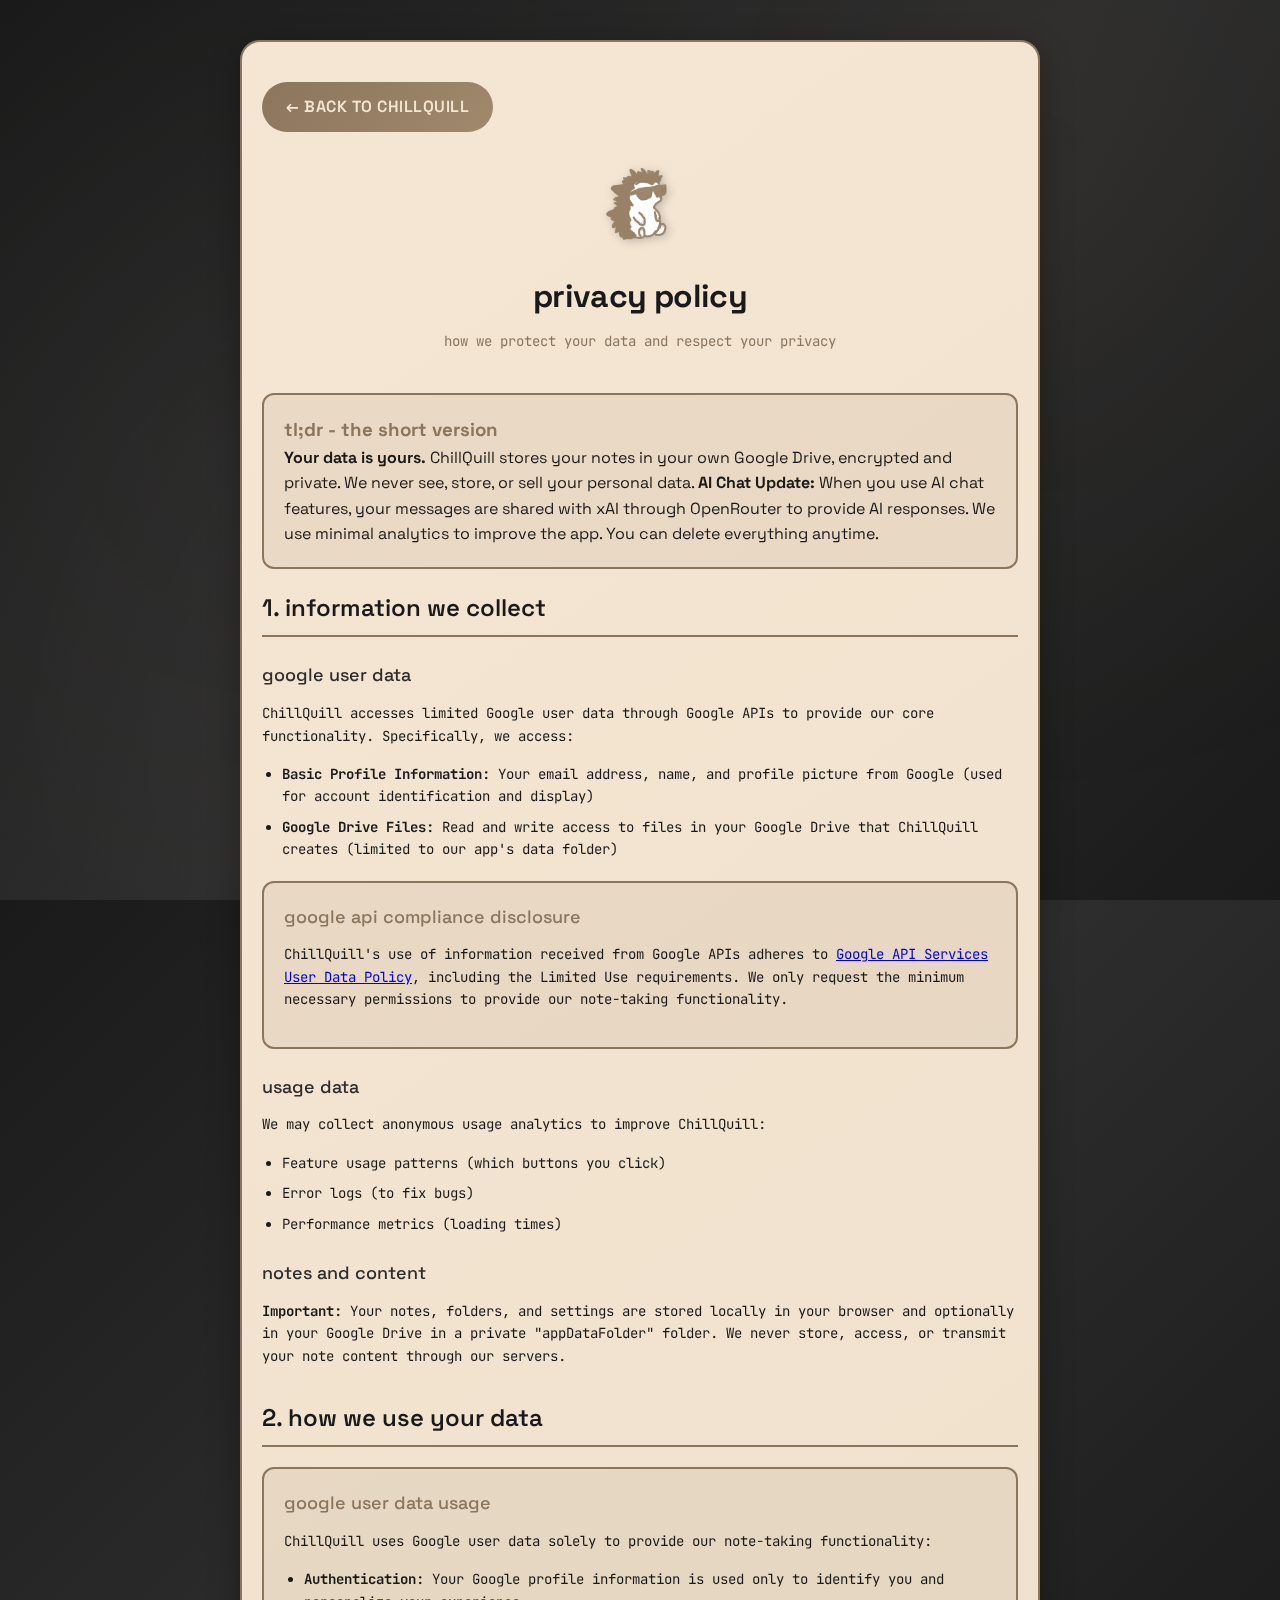
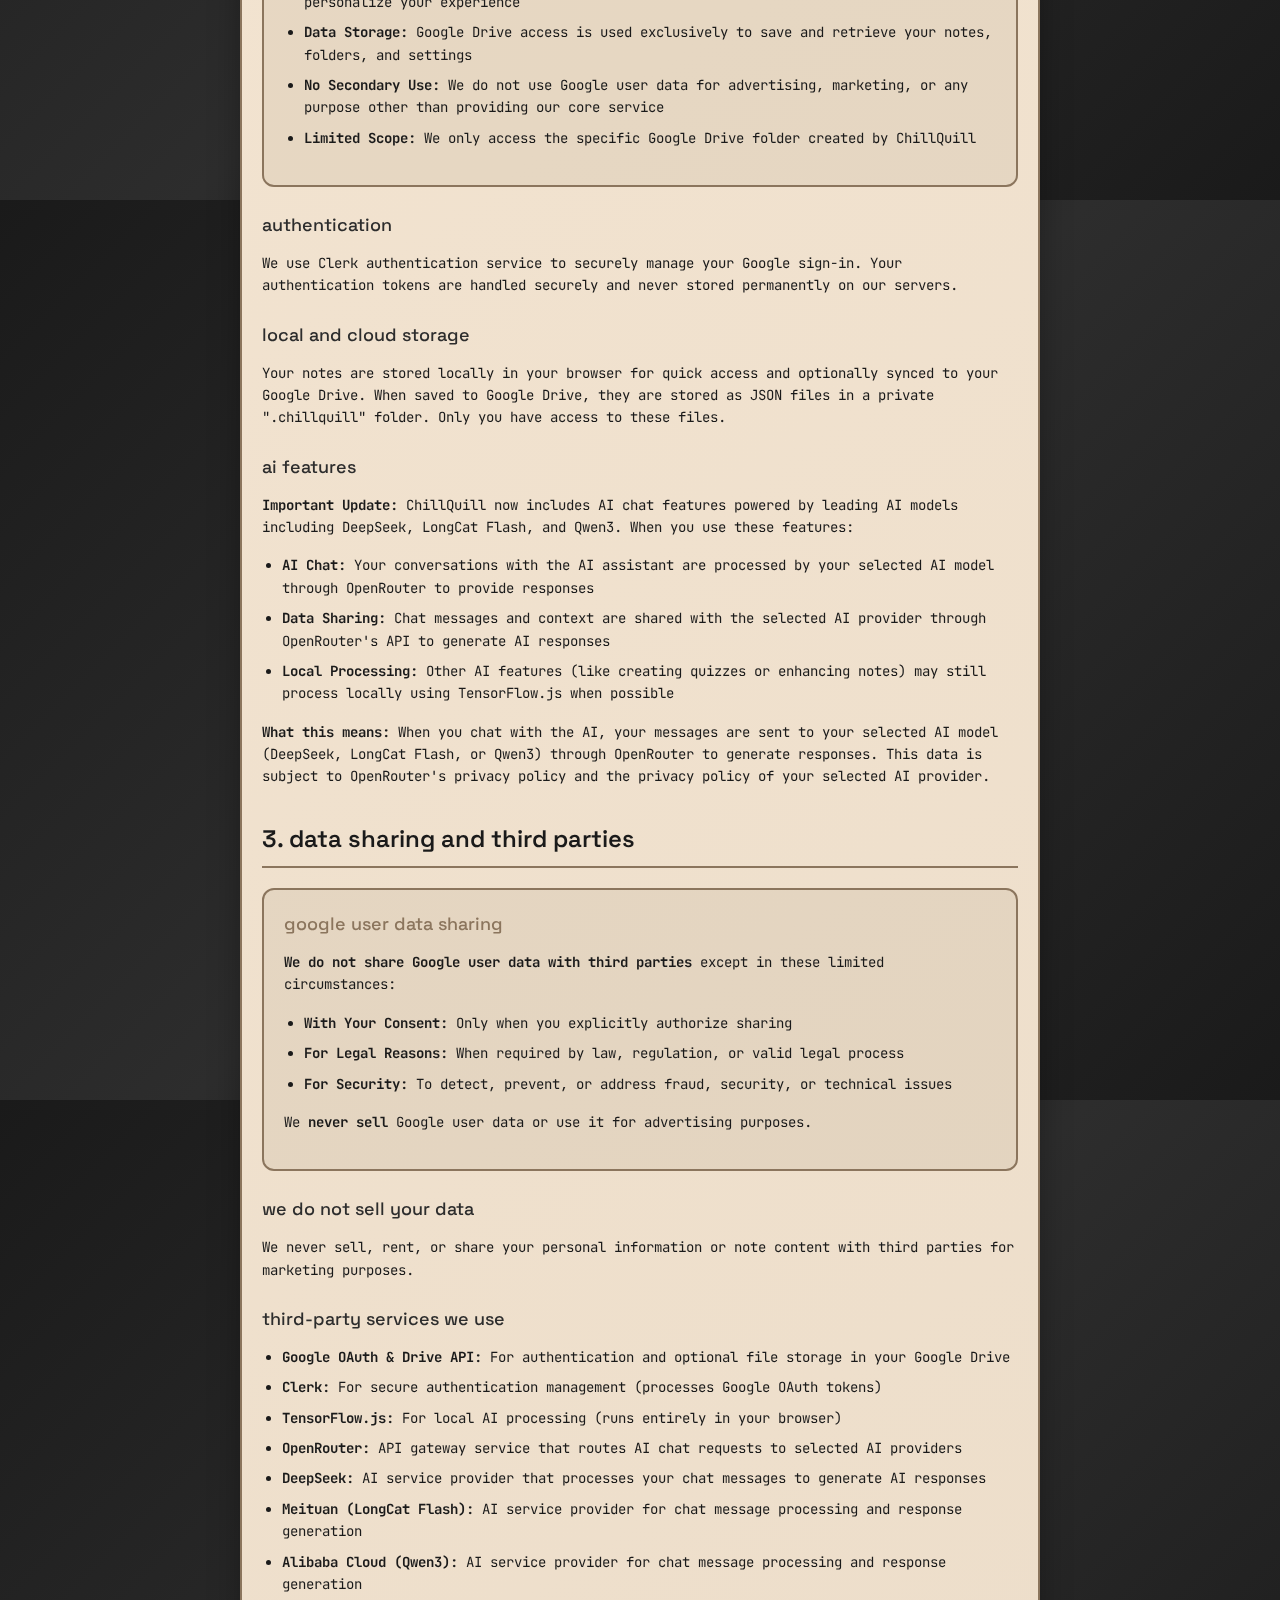
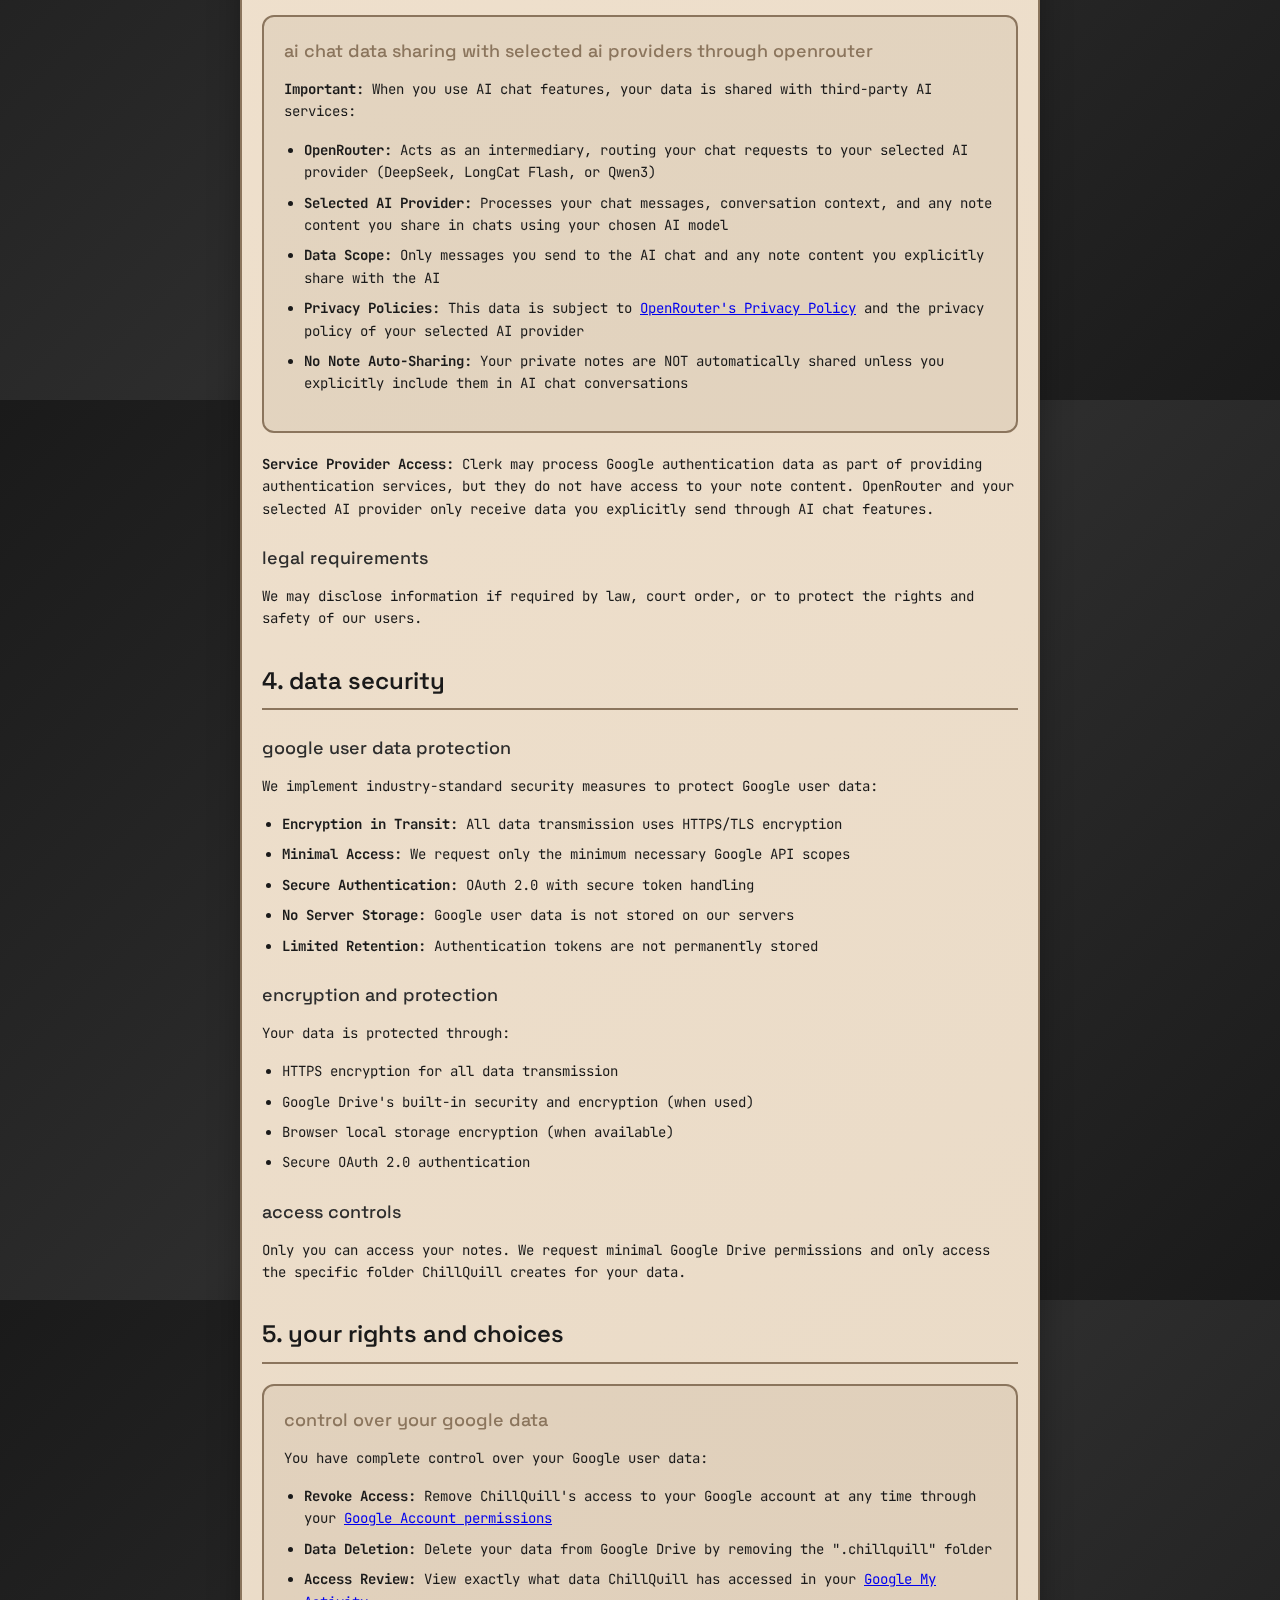
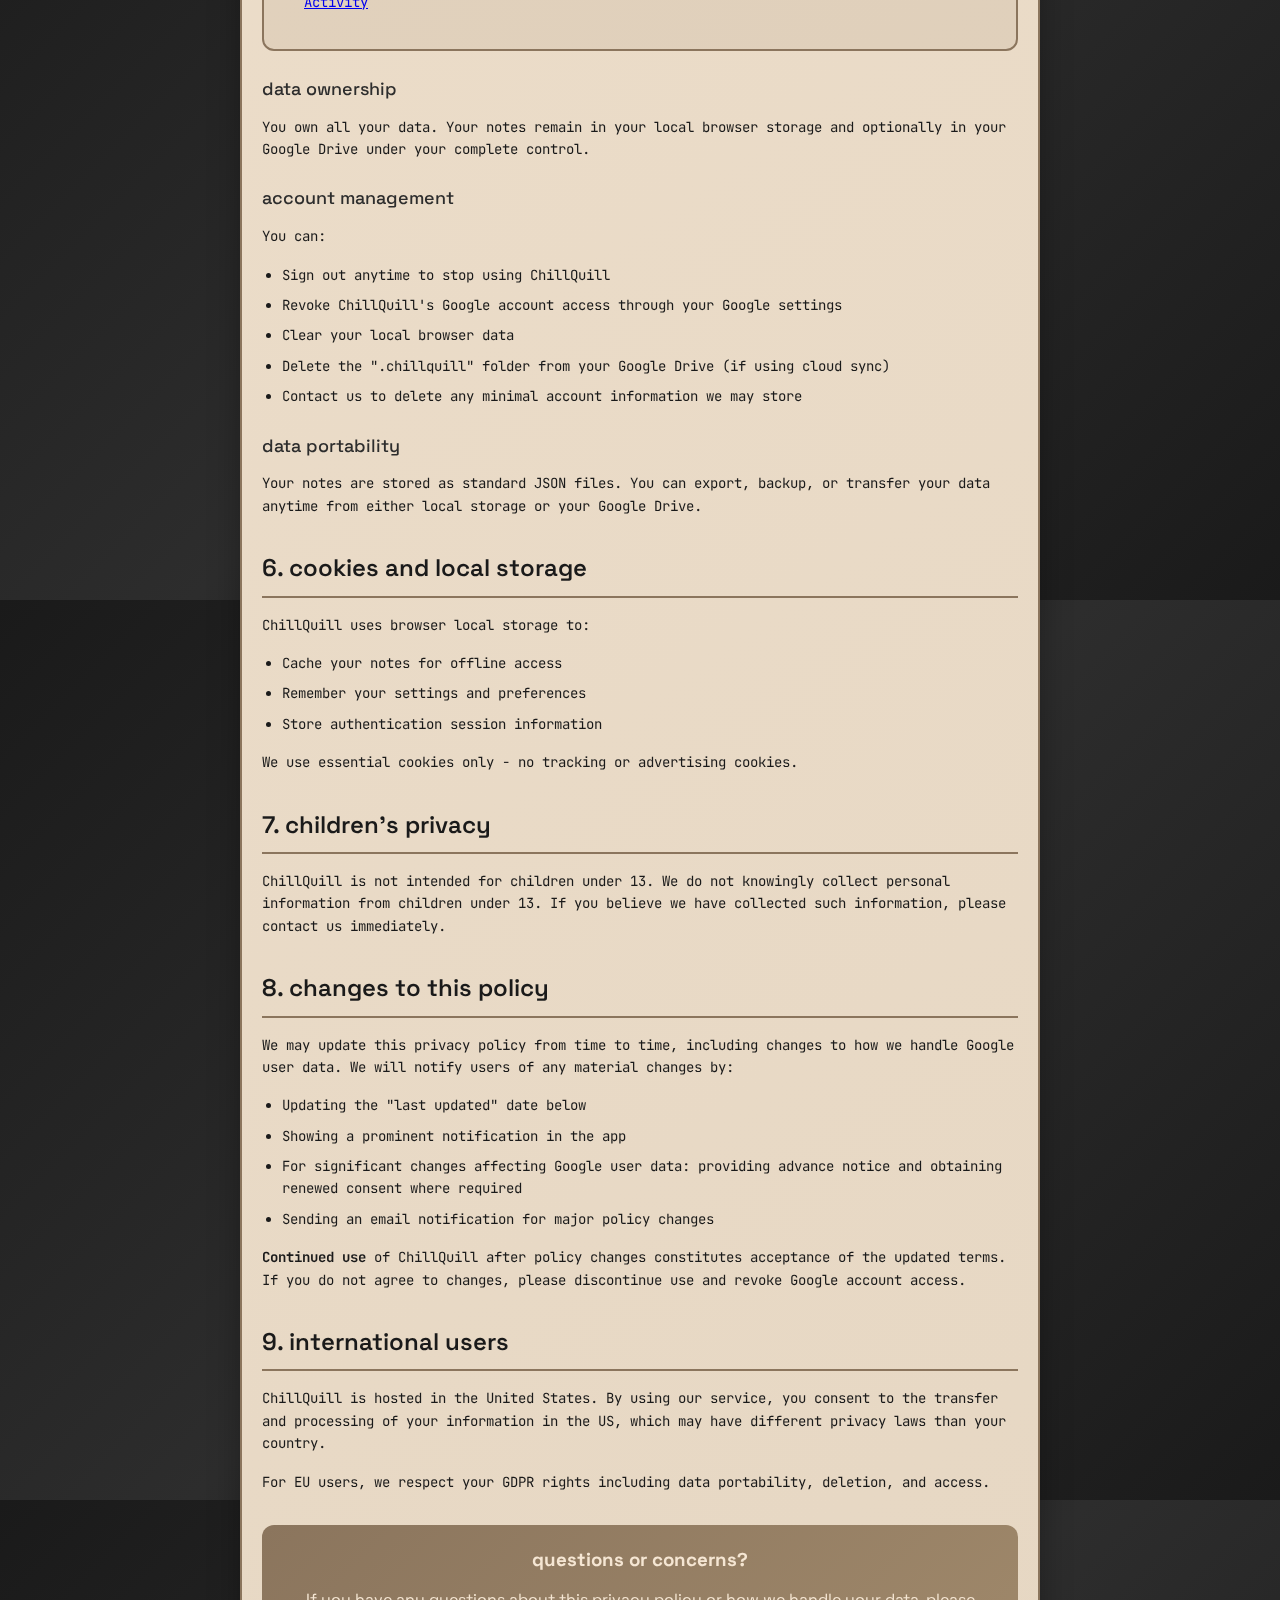
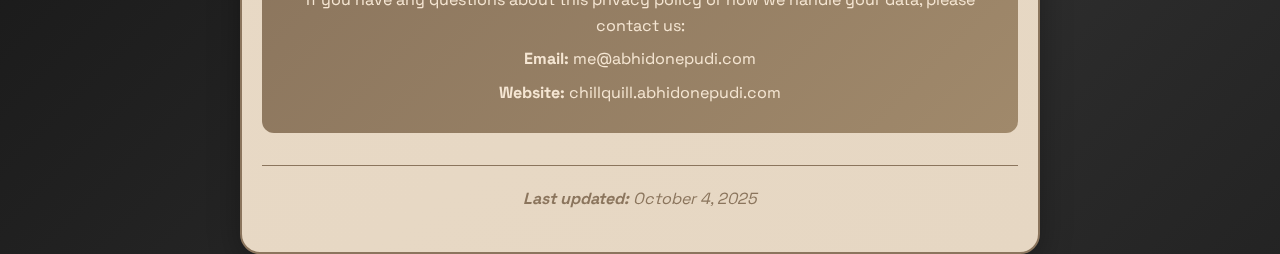
<file: privacy.html>
<!DOCTYPE html>
<html lang="en">
<head>
    <meta charset="UTF-8">
    <meta name="viewport" content="width=device-width, initial-scale=1.0">
    <title>Privacy Policy - ChillQuill</title>
    <link rel="stylesheet" href="styles.css">
    <link href="https://fonts.googleapis.com/css2?family=Space+Grotesk:wght@300;400;500;600;700;800&family=JetBrains+Mono:wght@300;400;500;600;700&display=swap" rel="stylesheet">
    <link rel="icon" type="image/png" sizes="32x32" href="./images/chillian_brown.png">
    <style>
        .privacy-container {
            max-width: 800px;
            margin: 0 auto;
            padding: 40px 20px;
            background: linear-gradient(145deg, #f5e6d3 0%, #e6d7c3 100%);
            border-radius: 20px;
            border: 2px solid #8b755d;
            box-shadow: 0 8px 32px rgba(0, 0, 0, 0.3);
            color: #1a1a1a;
            line-height: 1.6;
        }

        .privacy-header {
            text-align: center;
            margin-bottom: 40px;
        }

        .privacy-header img {
            width: 80px;
            height: 80px;
            margin-bottom: 20px;
            filter: drop-shadow(2px 2px 4px rgba(0, 0, 0, 0.2));
        }

        .privacy-header h1 {
            font-family: 'Space Grotesk', monospace;
            font-size: 32px;
            font-weight: 700;
            color: #1a1a1a;
            margin: 0 0 8px 0;
            text-transform: lowercase;
        }

        .privacy-header p {
            color: #8b755d;
            font-family: 'JetBrains Mono', monospace;
            font-size: 14px;
        }

        .privacy-section {
            margin-bottom: 32px;
        }

        .privacy-section h2 {
            font-family: 'Space Grotesk', monospace;
            font-size: 24px;
            font-weight: 600;
            color: #1a1a1a;
            margin: 0 0 16px 0;
            border-bottom: 2px solid #8b755d;
            padding-bottom: 8px;
        }

        .privacy-section h3 {
            font-family: 'Space Grotesk', monospace;
            font-size: 18px;
            font-weight: 500;
            color: #2d2d2d;
            margin: 24px 0 12px 0;
        }

        .privacy-section p {
            font-family: 'JetBrains Mono', monospace;
            font-size: 14px;
            margin: 0 0 16px 0;
            color: #1a1a1a;
        }

        .privacy-section ul {
            font-family: 'JetBrains Mono', monospace;
            font-size: 14px;
            margin: 0 0 16px 20px;
            color: #1a1a1a;
        }

        .privacy-section li {
            margin-bottom: 8px;
        }

        .highlight-box {
            background: rgba(139, 117, 93, 0.1);
            border: 2px solid #8b755d;
            border-radius: 12px;
            padding: 20px;
            margin: 20px 0;
        }

        .highlight-box h3 {
            color: #8b755d;
            margin-top: 0;
        }

        .back-link {
            display: inline-flex;
            align-items: center;
            gap: 8px;
            background: linear-gradient(135deg, #8b755d 0%, #a0896b 100%);
            color: #f5e6d3;
            padding: 12px 24px;
            border-radius: 50px;
            text-decoration: none;
            font-family: 'Space Grotesk', monospace;
            font-weight: 600;
            text-transform: uppercase;
            letter-spacing: 0.5px;
            transition: all 0.3s ease;
            margin-bottom: 32px;
        }

        .back-link:hover {
            background: linear-gradient(135deg, #1a1a1a 0%, #2d2d2d 100%);
            transform: translateY(-2px);
            box-shadow: 0 4px 12px rgba(0, 0, 0, 0.2);
        }

        .contact-info {
            background: linear-gradient(135deg, #8b755d 0%, #a0896b 100%);
            color: #f5e6d3;
            padding: 20px;
            border-radius: 12px;
            margin-top: 32px;
            text-align: center;
        }

        .contact-info h3 {
            color: #f5e6d3;
            margin: 0 0 12px 0;
        }

        .contact-info p {
            color: #f5e6d3;
            margin: 8px 0;
        }

        .last-updated {
            text-align: center;
            color: #8b755d;
            font-style: italic;
            margin-top: 32px;
            padding-top: 20px;
            border-top: 1px solid #8b755d;
        }
    </style>
</head>
<body>
    <div class="app-layout" style="justify-content: center; align-items: flex-start; padding: 40px 20px;">
        <div class="privacy-container">
            <a href="index.html" class="back-link">
                ← back to chillquill
            </a>

            <div class="privacy-header">
                <img src="images/chillian_brown.png" alt="Chillian the Hedgehog">
                <h1>privacy policy</h1>
                <p>how we protect your data and respect your privacy</p>
            </div>

            <div class="highlight-box">
                <h3>tl;dr - the short version</h3>
                <p><strong>Your data is yours.</strong> ChillQuill stores your notes in your own Google Drive, encrypted and private. We never see, store, or sell your personal data. <strong>AI Chat Update:</strong> When you use AI chat features, your messages are shared with xAI through OpenRouter to provide AI responses. We use minimal analytics to improve the app. You can delete everything anytime.</p>
            </div>

            <div class="privacy-section">
                <h2>1. information we collect</h2>
                
                <h3>google user data</h3>
                <p>ChillQuill accesses limited Google user data through Google APIs to provide our core functionality. Specifically, we access:</p>
                <ul>
                    <li><strong>Basic Profile Information:</strong> Your email address, name, and profile picture from Google (used for account identification and display)</li>
                    <li><strong>Google Drive Files:</strong> Read and write access to files in your Google Drive that ChillQuill creates (limited to our app's data folder)</li>
                </ul>
                
                <div class="highlight-box">
                    <h3>google api compliance disclosure</h3>
                    <p>ChillQuill's use of information received from Google APIs adheres to <a href="https://developers.google.com/terms/api-services-user-data-policy" target="_blank">Google API Services User Data Policy</a>, including the Limited Use requirements. We only request the minimum necessary permissions to provide our note-taking functionality.</p>
                </div>

                <h3>usage data</h3>
                <p>We may collect anonymous usage analytics to improve ChillQuill:</p>
                <ul>
                    <li>Feature usage patterns (which buttons you click)</li>
                    <li>Error logs (to fix bugs)</li>
                    <li>Performance metrics (loading times)</li>
                </ul>

                <h3>notes and content</h3>
                <p><strong>Important:</strong> Your notes, folders, and settings are stored locally in your browser and optionally in your Google Drive in a private "appDataFolder" folder. We never store, access, or transmit your note content through our servers.</p>
            </div>

            <div class="privacy-section">
                <h2>2. how we use your data</h2>
                
                <div class="highlight-box">
                    <h3>google user data usage</h3>
                    <p>ChillQuill uses Google user data solely to provide our note-taking functionality:</p>
                    <ul>
                        <li><strong>Authentication:</strong> Your Google profile information is used only to identify you and personalize your experience</li>
                        <li><strong>Data Storage:</strong> Google Drive access is used exclusively to save and retrieve your notes, folders, and settings</li>
                        <li><strong>No Secondary Use:</strong> We do not use Google user data for advertising, marketing, or any purpose other than providing our core service</li>
                        <li><strong>Limited Scope:</strong> We only access the specific Google Drive folder created by ChillQuill</li>
                    </ul>
                </div>
                
                <h3>authentication</h3>
                <p>We use Clerk authentication service to securely manage your Google sign-in. Your authentication tokens are handled securely and never stored permanently on our servers.</p>

                <h3>local and cloud storage</h3>
                <p>Your notes are stored locally in your browser for quick access and optionally synced to your Google Drive. When saved to Google Drive, they are stored as JSON files in a private ".chillquill" folder. Only you have access to these files.</p>

                <h3>ai features</h3>
                <p><strong>Important Update:</strong> ChillQuill now includes AI chat features powered by leading AI models including DeepSeek, LongCat Flash, and Qwen3. When you use these features:</p>
                <ul>
                    <li><strong>AI Chat:</strong> Your conversations with the AI assistant are processed by your selected AI model through OpenRouter to provide responses</li>
                    <li><strong>Data Sharing:</strong> Chat messages and context are shared with the selected AI provider through OpenRouter's API to generate AI responses</li>
                    <li><strong>Local Processing:</strong> Other AI features (like creating quizzes or enhancing notes) may still process locally using TensorFlow.js when possible</li>
                </ul>
                <p><strong>What this means:</strong> When you chat with the AI, your messages are sent to your selected AI model (DeepSeek, LongCat Flash, or Qwen3) through OpenRouter to generate responses. This data is subject to OpenRouter's privacy policy and the privacy policy of your selected AI provider.</p>
            </div>

            <div class="privacy-section">
                <h2>3. data sharing and third parties</h2>
                
                <div class="highlight-box">
                    <h3>google user data sharing</h3>
                    <p><strong>We do not share Google user data with third parties</strong> except in these limited circumstances:</p>
                    <ul>
                        <li><strong>With Your Consent:</strong> Only when you explicitly authorize sharing</li>
                        <li><strong>For Legal Reasons:</strong> When required by law, regulation, or valid legal process</li>
                        <li><strong>For Security:</strong> To detect, prevent, or address fraud, security, or technical issues</li>
                    </ul>
                    <p>We <strong>never sell</strong> Google user data or use it for advertising purposes.</p>
                </div>

                <h3>we do not sell your data</h3>
                <p>We never sell, rent, or share your personal information or note content with third parties for marketing purposes.</p>

                <h3>third-party services we use</h3>
                <ul>
                    <li><strong>Google OAuth & Drive API:</strong> For authentication and optional file storage in your Google Drive</li>
                    <li><strong>Clerk:</strong> For secure authentication management (processes Google OAuth tokens)</li>
                    <li><strong>TensorFlow.js:</strong> For local AI processing (runs entirely in your browser)</li>
                    <li><strong>OpenRouter:</strong> API gateway service that routes AI chat requests to selected AI providers</li>
                    <li><strong>DeepSeek:</strong> AI service provider that processes your chat messages to generate AI responses</li>
                    <li><strong>Meituan (LongCat Flash):</strong> AI service provider for chat message processing and response generation</li>
                    <li><strong>Alibaba Cloud (Qwen3):</strong> AI service provider for chat message processing and response generation</li>
                </ul>

                <div class="highlight-box">
                    <h3>ai chat data sharing with selected ai providers through openrouter</h3>
                    <p><strong>Important:</strong> When you use AI chat features, your data is shared with third-party AI services:</p>
                    <ul>
                        <li><strong>OpenRouter:</strong> Acts as an intermediary, routing your chat requests to your selected AI provider (DeepSeek, LongCat Flash, or Qwen3)</li>
                        <li><strong>Selected AI Provider:</strong> Processes your chat messages, conversation context, and any note content you share in chats using your chosen AI model</li>
                        <li><strong>Data Scope:</strong> Only messages you send to the AI chat and any note content you explicitly share with the AI</li>
                        <li><strong>Privacy Policies:</strong> This data is subject to <a href="https://openrouter.ai/privacy" target="_blank">OpenRouter's Privacy Policy</a> and the privacy policy of your selected AI provider</li>
                        <li><strong>No Note Auto-Sharing:</strong> Your private notes are NOT automatically shared unless you explicitly include them in AI chat conversations</li>
                    </ul>
                </div>

                <p><strong>Service Provider Access:</strong> Clerk may process Google authentication data as part of providing authentication services, but they do not have access to your note content. OpenRouter and your selected AI provider only receive data you explicitly send through AI chat features.</p>

                <h3>legal requirements</h3>
                <p>We may disclose information if required by law, court order, or to protect the rights and safety of our users.</p>
            </div>

            <div class="privacy-section">
                <h2>4. data security</h2>
                
                <h3>google user data protection</h3>
                <p>We implement industry-standard security measures to protect Google user data:</p>
                <ul>
                    <li><strong>Encryption in Transit:</strong> All data transmission uses HTTPS/TLS encryption</li>
                    <li><strong>Minimal Access:</strong> We request only the minimum necessary Google API scopes</li>
                    <li><strong>Secure Authentication:</strong> OAuth 2.0 with secure token handling</li>
                    <li><strong>No Server Storage:</strong> Google user data is not stored on our servers</li>
                    <li><strong>Limited Retention:</strong> Authentication tokens are not permanently stored</li>
                </ul>

                <h3>encryption and protection</h3>
                <p>Your data is protected through:</p>
                <ul>
                    <li>HTTPS encryption for all data transmission</li>
                    <li>Google Drive's built-in security and encryption (when used)</li>
                    <li>Browser local storage encryption (when available)</li>
                    <li>Secure OAuth 2.0 authentication</li>
                </ul>

                <h3>access controls</h3>
                <p>Only you can access your notes. We request minimal Google Drive permissions and only access the specific folder ChillQuill creates for your data.</p>
            </div>

            <div class="privacy-section">
                <h2>5. your rights and choices</h2>
                
                <div class="highlight-box">
                    <h3>control over your google data</h3>
                    <p>You have complete control over your Google user data:</p>
                    <ul>
                        <li><strong>Revoke Access:</strong> Remove ChillQuill's access to your Google account at any time through your <a href="https://myaccount.google.com/permissions" target="_blank">Google Account permissions</a></li>
                        <li><strong>Data Deletion:</strong> Delete your data from Google Drive by removing the ".chillquill" folder</li>
                        <li><strong>Access Review:</strong> View exactly what data ChillQuill has accessed in your <a href="https://myactivity.google.com/" target="_blank">Google My Activity</a></li>
                    </ul>
                </div>
                
                <h3>data ownership</h3>
                <p>You own all your data. Your notes remain in your local browser storage and optionally in your Google Drive under your complete control.</p>

                <h3>account management</h3>
                <p>You can:</p>
                <ul>
                    <li>Sign out anytime to stop using ChillQuill</li>
                    <li>Revoke ChillQuill's Google account access through your Google settings</li>
                    <li>Clear your local browser data</li>
                    <li>Delete the ".chillquill" folder from your Google Drive (if using cloud sync)</li>
                    <li>Contact us to delete any minimal account information we may store</li>
                </ul>

                <h3>data portability</h3>
                <p>Your notes are stored as standard JSON files. You can export, backup, or transfer your data anytime from either local storage or your Google Drive.</p>
            </div>

            <div class="privacy-section">
                <h2>6. cookies and local storage</h2>
                
                <p>ChillQuill uses browser local storage to:</p>
                <ul>
                    <li>Cache your notes for offline access</li>
                    <li>Remember your settings and preferences</li>
                    <li>Store authentication session information</li>
                </ul>

                <p>We use essential cookies only - no tracking or advertising cookies.</p>
            </div>

            <div class="privacy-section">
                <h2>7. children's privacy</h2>
                
                <p>ChillQuill is not intended for children under 13. We do not knowingly collect personal information from children under 13. If you believe we have collected such information, please contact us immediately.</p>
            </div>

            <div class="privacy-section">
                <h2>8. changes to this policy</h2>
                
                <p>We may update this privacy policy from time to time, including changes to how we handle Google user data. We will notify users of any material changes by:</p>
                <ul>
                    <li>Updating the "last updated" date below</li>
                    <li>Showing a prominent notification in the app</li>
                    <li>For significant changes affecting Google user data: providing advance notice and obtaining renewed consent where required</li>
                    <li>Sending an email notification for major policy changes</li>
                </ul>
                
                <p><strong>Continued use</strong> of ChillQuill after policy changes constitutes acceptance of the updated terms. If you do not agree to changes, please discontinue use and revoke Google account access.</p>
            </div>

            <div class="privacy-section">
                <h2>9. international users</h2>
                
                <p>ChillQuill is hosted in the United States. By using our service, you consent to the transfer and processing of your information in the US, which may have different privacy laws than your country.</p>

                <p>For EU users, we respect your GDPR rights including data portability, deletion, and access.</p>
            </div>

            <div class="contact-info">
                <h3>questions or concerns?</h3>
                <p>If you have any questions about this privacy policy or how we handle your data, please contact us:</p>
                <p><strong>Email:</strong> me@abhidonepudi.com</p>
                <p><strong>Website:</strong> chillquill.abhidonepudi.com</p>
            </div>

            <div class="last-updated">
                <p><strong>Last updated:</strong> October 4, 2025</p>
            </div>
        </div>
    </div>
</body>
</html>
</file>
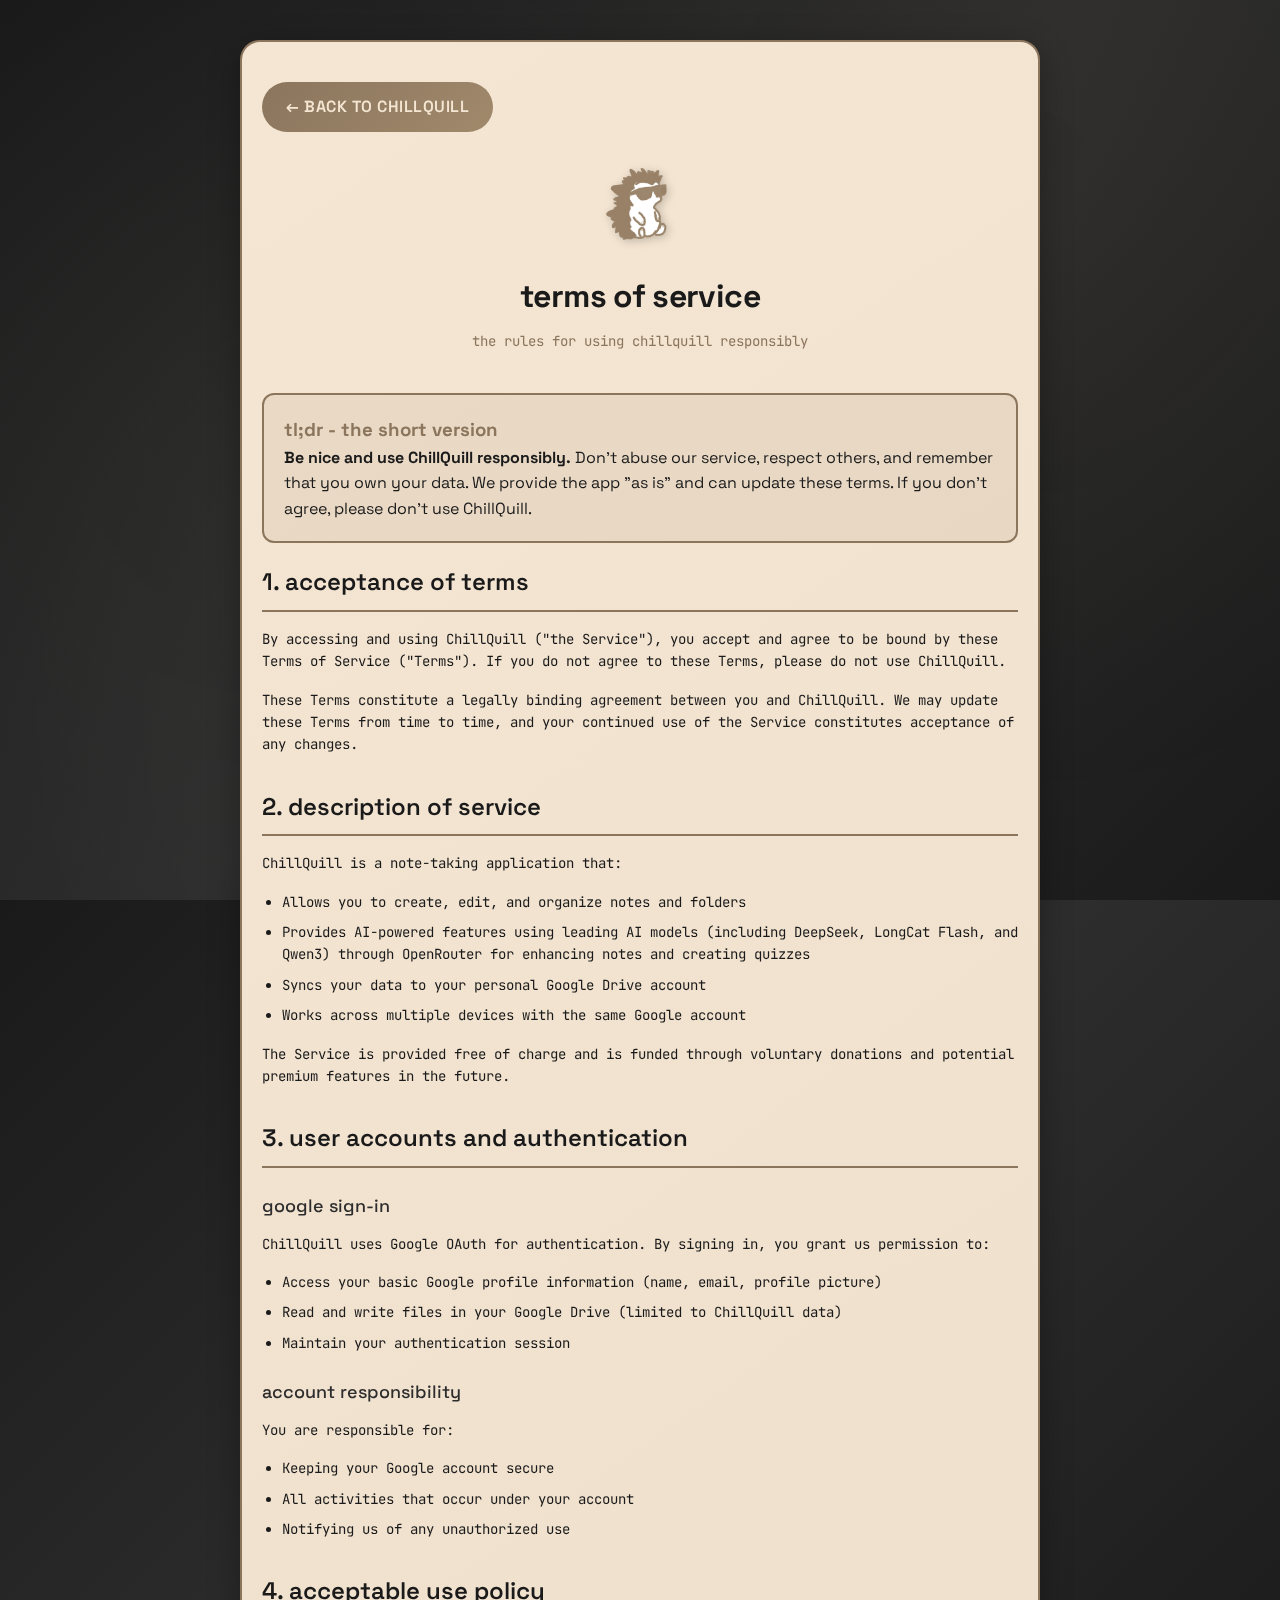
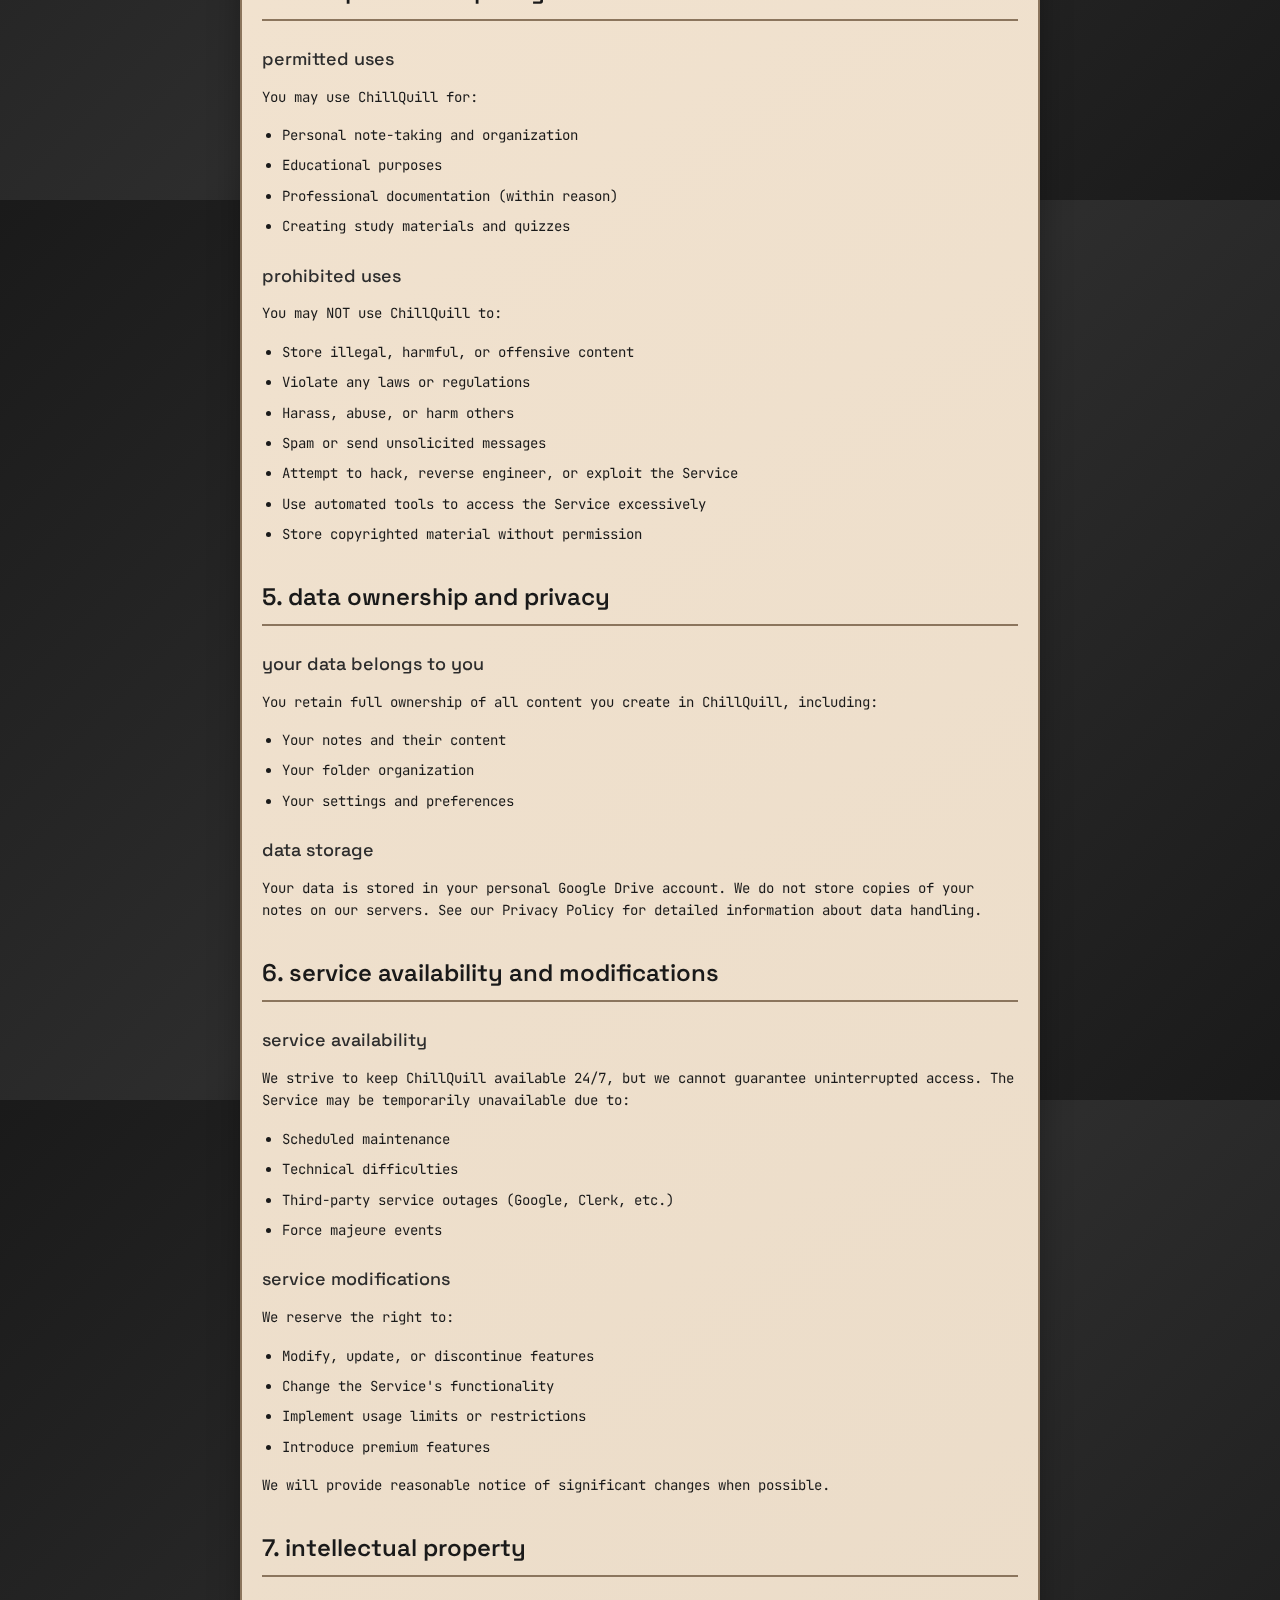
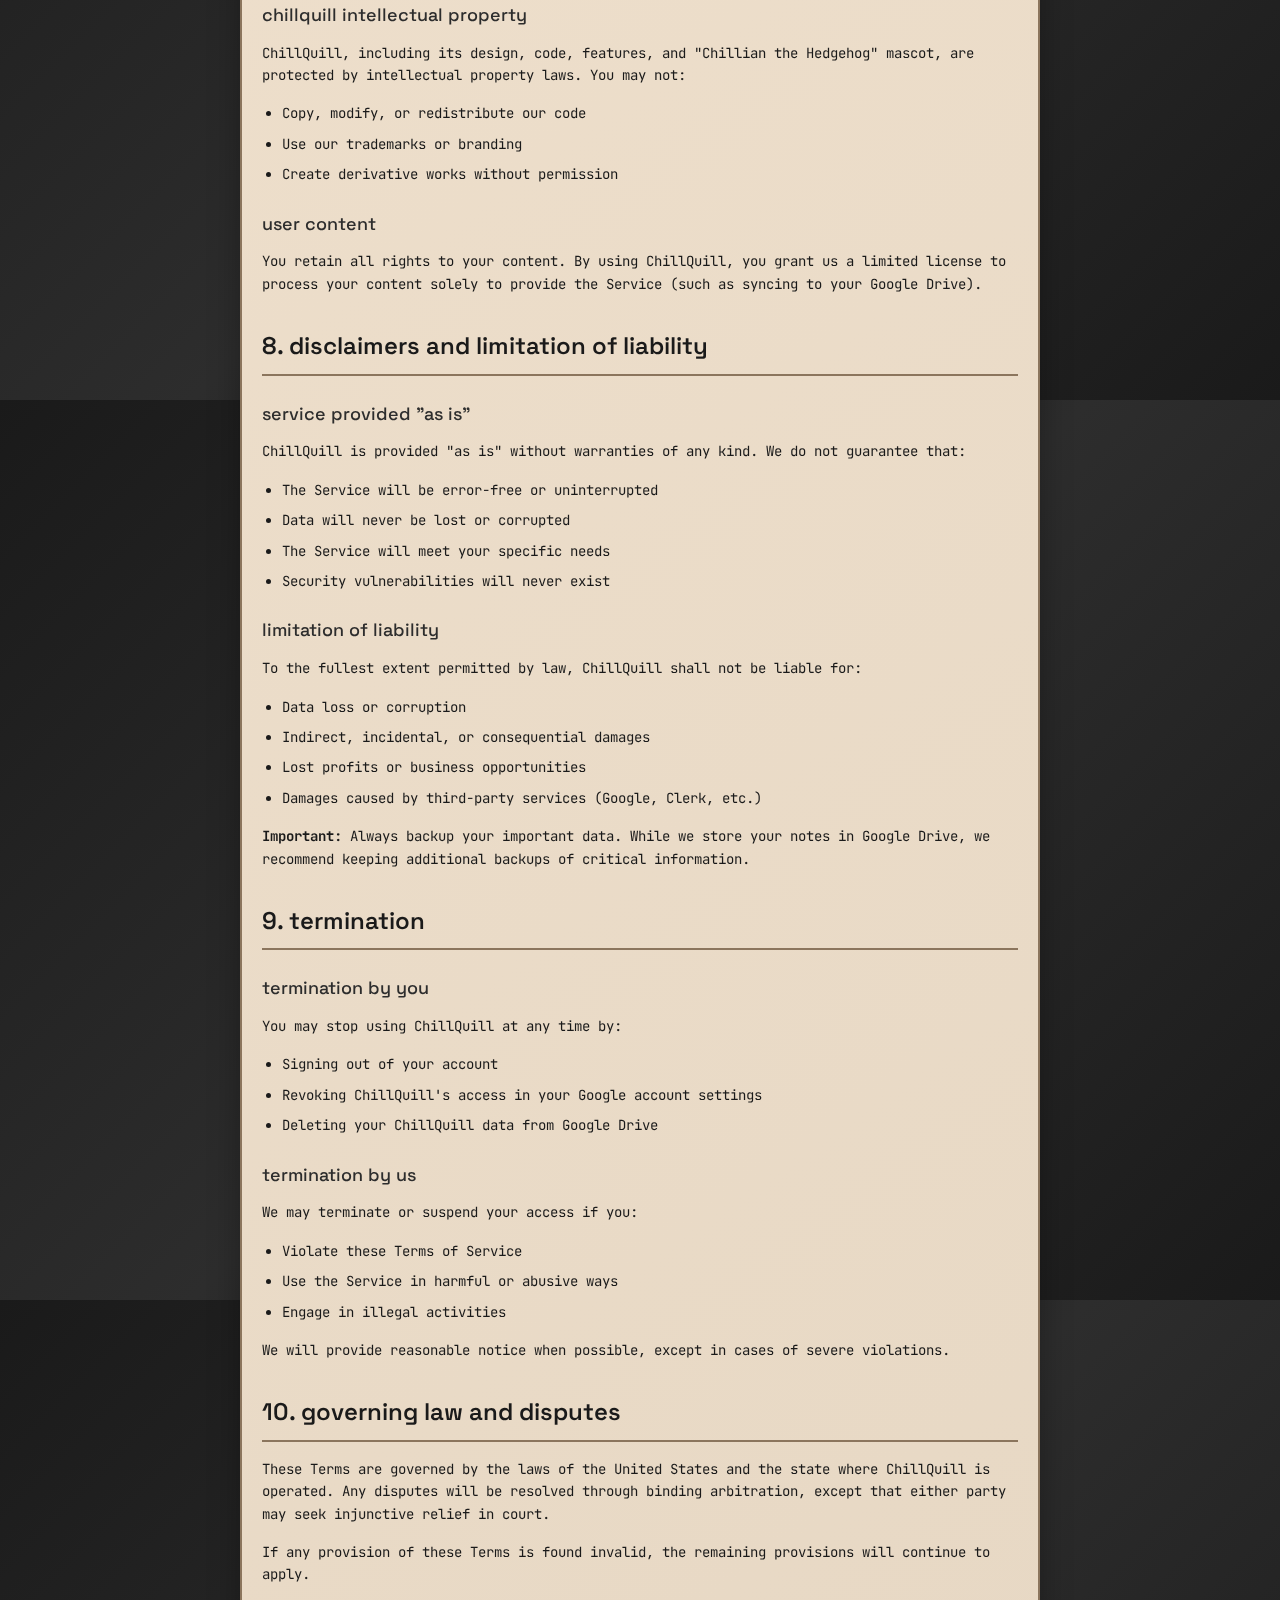
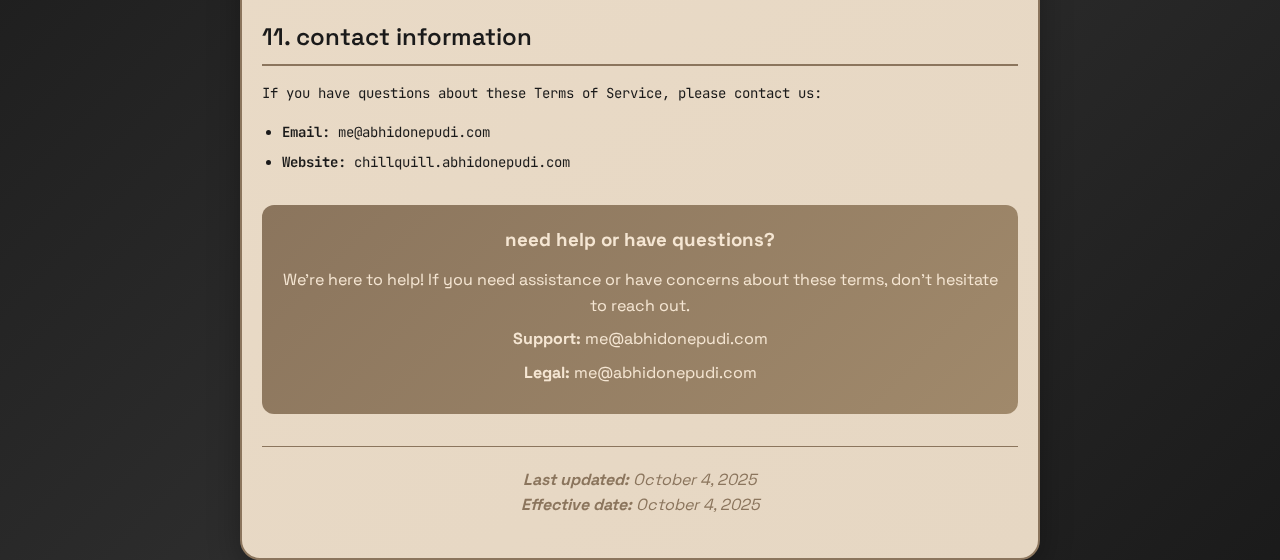
<file: terms.html>
<!DOCTYPE html>
<html lang="en">
<head>
    <meta charset="UTF-8">
    <meta name="viewport" content="width=device-width, initial-scale=1.0">
    <title>Terms of Service - ChillQuill</title>
    <link rel="stylesheet" href="styles.css">
    <link href="https://fonts.googleapis.com/css2?family=Space+Grotesk:wght@300;400;500;600;700;800&family=JetBrains+Mono:wght@300;400;500;600;700&display=swap" rel="stylesheet">
    <link rel="icon" type="image/png" sizes="32x32" href="./images/chillian_brown.png">
    <style>
        .terms-container {
            max-width: 800px;
            margin: 0 auto;
            padding: 40px 20px;
            background: linear-gradient(145deg, #f5e6d3 0%, #e6d7c3 100%);
            border-radius: 20px;
            border: 2px solid #8b755d;
            box-shadow: 0 8px 32px rgba(0, 0, 0, 0.3);
            color: #1a1a1a;
            line-height: 1.6;
        }

        .terms-header {
            text-align: center;
            margin-bottom: 40px;
        }

        .terms-header img {
            width: 80px;
            height: 80px;
            margin-bottom: 20px;
            filter: drop-shadow(2px 2px 4px rgba(0, 0, 0, 0.2));
        }

        .terms-header h1 {
            font-family: 'Space Grotesk', monospace;
            font-size: 32px;
            font-weight: 700;
            color: #1a1a1a;
            margin: 0 0 8px 0;
            text-transform: lowercase;
        }

        .terms-header p {
            color: #8b755d;
            font-family: 'JetBrains Mono', monospace;
            font-size: 14px;
        }

        .terms-section {
            margin-bottom: 32px;
        }

        .terms-section h2 {
            font-family: 'Space Grotesk', monospace;
            font-size: 24px;
            font-weight: 600;
            color: #1a1a1a;
            margin: 0 0 16px 0;
            border-bottom: 2px solid #8b755d;
            padding-bottom: 8px;
        }

        .terms-section h3 {
            font-family: 'Space Grotesk', monospace;
            font-size: 18px;
            font-weight: 500;
            color: #2d2d2d;
            margin: 24px 0 12px 0;
        }

        .terms-section p {
            font-family: 'JetBrains Mono', monospace;
            font-size: 14px;
            margin: 0 0 16px 0;
            color: #1a1a1a;
        }

        .terms-section ul {
            font-family: 'JetBrains Mono', monospace;
            font-size: 14px;
            margin: 0 0 16px 20px;
            color: #1a1a1a;
        }

        .terms-section li {
            margin-bottom: 8px;
        }

        .highlight-box {
            background: rgba(139, 117, 93, 0.1);
            border: 2px solid #8b755d;
            border-radius: 12px;
            padding: 20px;
            margin: 20px 0;
        }

        .highlight-box h3 {
            color: #8b755d;
            margin-top: 0;
        }

        .back-link {
            display: inline-flex;
            align-items: center;
            gap: 8px;
            background: linear-gradient(135deg, #8b755d 0%, #a0896b 100%);
            color: #f5e6d3;
            padding: 12px 24px;
            border-radius: 50px;
            text-decoration: none;
            font-family: 'Space Grotesk', monospace;
            font-weight: 600;
            text-transform: uppercase;
            letter-spacing: 0.5px;
            transition: all 0.3s ease;
            margin-bottom: 32px;
        }

        .back-link:hover {
            background: linear-gradient(135deg, #1a1a1a 0%, #2d2d2d 100%);
            transform: translateY(-2px);
            box-shadow: 0 4px 12px rgba(0, 0, 0, 0.2);
        }

        .contact-info {
            background: linear-gradient(135deg, #8b755d 0%, #a0896b 100%);
            color: #f5e6d3;
            padding: 20px;
            border-radius: 12px;
            margin-top: 32px;
            text-align: center;
        }

        .contact-info h3 {
            color: #f5e6d3;
            margin: 0 0 12px 0;
        }

        .contact-info p {
            color: #f5e6d3;
            margin: 8px 0;
        }

        .last-updated {
            text-align: center;
            color: #8b755d;
            font-style: italic;
            margin-top: 32px;
            padding-top: 20px;
            border-top: 1px solid #8b755d;
        }
    </style>
</head>
<body>
    <div class="app-layout" style="justify-content: center; align-items: flex-start; padding: 40px 20px;">
        <div class="terms-container">
            <a href="index.html" class="back-link">
                ← back to chillquill
            </a>

            <div class="terms-header">
                <img src="images/chillian_brown.png" alt="Chillian the Hedgehog">
                <h1>terms of service</h1>
                <p>the rules for using chillquill responsibly</p>
            </div>

            <div class="highlight-box">
                <h3>tl;dr - the short version</h3>
                <p><strong>Be nice and use ChillQuill responsibly.</strong> Don't abuse our service, respect others, and remember that you own your data. We provide the app "as is" and can update these terms. If you don't agree, please don't use ChillQuill.</p>
            </div>

            <div class="terms-section">
                <h2>1. acceptance of terms</h2>
                
                <p>By accessing and using ChillQuill ("the Service"), you accept and agree to be bound by these Terms of Service ("Terms"). If you do not agree to these Terms, please do not use ChillQuill.</p>

                <p>These Terms constitute a legally binding agreement between you and ChillQuill. We may update these Terms from time to time, and your continued use of the Service constitutes acceptance of any changes.</p>
            </div>

            <div class="terms-section">
                <h2>2. description of service</h2>
                
                <p>ChillQuill is a note-taking application that:</p>
                <ul>
                    <li>Allows you to create, edit, and organize notes and folders</li>
                    <li>Provides AI-powered features using leading AI models (including DeepSeek, LongCat Flash, and Qwen3) through OpenRouter for enhancing notes and creating quizzes</li>
                    <li>Syncs your data to your personal Google Drive account</li>
                    <li>Works across multiple devices with the same Google account</li>
                </ul>

                <p>The Service is provided free of charge and is funded through voluntary donations and potential premium features in the future.</p>
            </div>

            <div class="terms-section">
                <h2>3. user accounts and authentication</h2>
                
                <h3>google sign-in</h3>
                <p>ChillQuill uses Google OAuth for authentication. By signing in, you grant us permission to:</p>
                <ul>
                    <li>Access your basic Google profile information (name, email, profile picture)</li>
                    <li>Read and write files in your Google Drive (limited to ChillQuill data)</li>
                    <li>Maintain your authentication session</li>
                </ul>

                <h3>account responsibility</h3>
                <p>You are responsible for:</p>
                <ul>
                    <li>Keeping your Google account secure</li>
                    <li>All activities that occur under your account</li>
                    <li>Notifying us of any unauthorized use</li>
                </ul>
            </div>

            <div class="terms-section">
                <h2>4. acceptable use policy</h2>
                
                <h3>permitted uses</h3>
                <p>You may use ChillQuill for:</p>
                <ul>
                    <li>Personal note-taking and organization</li>
                    <li>Educational purposes</li>
                    <li>Professional documentation (within reason)</li>
                    <li>Creating study materials and quizzes</li>
                </ul>

                <h3>prohibited uses</h3>
                <p>You may NOT use ChillQuill to:</p>
                <ul>
                    <li>Store illegal, harmful, or offensive content</li>
                    <li>Violate any laws or regulations</li>
                    <li>Harass, abuse, or harm others</li>
                    <li>Spam or send unsolicited messages</li>
                    <li>Attempt to hack, reverse engineer, or exploit the Service</li>
                    <li>Use automated tools to access the Service excessively</li>
                    <li>Store copyrighted material without permission</li>
                </ul>
            </div>

            <div class="terms-section">
                <h2>5. data ownership and privacy</h2>
                
                <h3>your data belongs to you</h3>
                <p>You retain full ownership of all content you create in ChillQuill, including:</p>
                <ul>
                    <li>Your notes and their content</li>
                    <li>Your folder organization</li>
                    <li>Your settings and preferences</li>
                </ul>

                <h3>data storage</h3>
                <p>Your data is stored in your personal Google Drive account. We do not store copies of your notes on our servers. See our Privacy Policy for detailed information about data handling.</p>
            </div>

            <div class="terms-section">
                <h2>6. service availability and modifications</h2>
                
                <h3>service availability</h3>
                <p>We strive to keep ChillQuill available 24/7, but we cannot guarantee uninterrupted access. The Service may be temporarily unavailable due to:</p>
                <ul>
                    <li>Scheduled maintenance</li>
                    <li>Technical difficulties</li>
                    <li>Third-party service outages (Google, Clerk, etc.)</li>
                    <li>Force majeure events</li>
                </ul>

                <h3>service modifications</h3>
                <p>We reserve the right to:</p>
                <ul>
                    <li>Modify, update, or discontinue features</li>
                    <li>Change the Service's functionality</li>
                    <li>Implement usage limits or restrictions</li>
                    <li>Introduce premium features</li>
                </ul>

                <p>We will provide reasonable notice of significant changes when possible.</p>
            </div>

            <div class="terms-section">
                <h2>7. intellectual property</h2>
                
                <h3>chillquill intellectual property</h3>
                <p>ChillQuill, including its design, code, features, and "Chillian the Hedgehog" mascot, are protected by intellectual property laws. You may not:</p>
                <ul>
                    <li>Copy, modify, or redistribute our code</li>
                    <li>Use our trademarks or branding</li>
                    <li>Create derivative works without permission</li>
                </ul>

                <h3>user content</h3>
                <p>You retain all rights to your content. By using ChillQuill, you grant us a limited license to process your content solely to provide the Service (such as syncing to your Google Drive).</p>
            </div>

            <div class="terms-section">
                <h2>8. disclaimers and limitation of liability</h2>
                
                <h3>service provided "as is"</h3>
                <p>ChillQuill is provided "as is" without warranties of any kind. We do not guarantee that:</p>
                <ul>
                    <li>The Service will be error-free or uninterrupted</li>
                    <li>Data will never be lost or corrupted</li>
                    <li>The Service will meet your specific needs</li>
                    <li>Security vulnerabilities will never exist</li>
                </ul>

                <h3>limitation of liability</h3>
                <p>To the fullest extent permitted by law, ChillQuill shall not be liable for:</p>
                <ul>
                    <li>Data loss or corruption</li>
                    <li>Indirect, incidental, or consequential damages</li>
                    <li>Lost profits or business opportunities</li>
                    <li>Damages caused by third-party services (Google, Clerk, etc.)</li>
                </ul>

                <p><strong>Important:</strong> Always backup your important data. While we store your notes in Google Drive, we recommend keeping additional backups of critical information.</p>
            </div>

            <div class="terms-section">
                <h2>9. termination</h2>
                
                <h3>termination by you</h3>
                <p>You may stop using ChillQuill at any time by:</p>
                <ul>
                    <li>Signing out of your account</li>
                    <li>Revoking ChillQuill's access in your Google account settings</li>
                    <li>Deleting your ChillQuill data from Google Drive</li>
                </ul>

                <h3>termination by us</h3>
                <p>We may terminate or suspend your access if you:</p>
                <ul>
                    <li>Violate these Terms of Service</li>
                    <li>Use the Service in harmful or abusive ways</li>
                    <li>Engage in illegal activities</li>
                </ul>

                <p>We will provide reasonable notice when possible, except in cases of severe violations.</p>
            </div>

            <div class="terms-section">
                <h2>10. governing law and disputes</h2>
                
                <p>These Terms are governed by the laws of the United States and the state where ChillQuill is operated. Any disputes will be resolved through binding arbitration, except that either party may seek injunctive relief in court.</p>

                <p>If any provision of these Terms is found invalid, the remaining provisions will continue to apply.</p>
            </div>

            <div class="terms-section">
                <h2>11. contact information</h2>
                
                <p>If you have questions about these Terms of Service, please contact us:</p>
                <ul>
                    <li><strong>Email:</strong> me@abhidonepudi.com</li>
                    <li><strong>Website:</strong> chillquill.abhidonepudi.com</li>
                </ul>
            </div>

            <div class="contact-info">
                <h3>need help or have questions?</h3>
                <p>We're here to help! If you need assistance or have concerns about these terms, don't hesitate to reach out.</p>
                <p><strong>Support:</strong> me@abhidonepudi.com</p>
                <p><strong>Legal:</strong> me@abhidonepudi.com</p>
            </div>

            <div class="last-updated">
                <p><strong>Last updated:</strong> October 4, 2025</p>
                <p><strong>Effective date:</strong> October 4, 2025</p>
            </div>
        </div>
    </div>
</body>
</html>
</file>
<file: styles.css>
* {
    margin: 0;
    padding: 0;
    box-sizing: border-box;
}

body {
    font-family: 'Space Grotesk', 'JetBrains Mono', monospace;
    background: linear-gradient(135deg, #1a1a1a 0%, #2d2d2d 50%, #1a1a1a 100%);
    min-height: 100vh;
    color: #f5e6d3;
    position: relative;
}

body::before {
    content: '';
    position: fixed;
    top: 0;
    left: 0;
    width: 100%;
    height: 100%;
    background: 
        radial-gradient(circle at 20% 50%, rgba(245, 230, 211, 0.03) 0%, transparent 50%),
        radial-gradient(circle at 80% 20%, rgba(139, 117, 93, 0.05) 0%, transparent 50%),
        radial-gradient(circle at 40% 80%, rgba(245, 230, 211, 0.02) 0%, transparent 50%);
    pointer-events: none;
    z-index: 1;
}

.app-layout {
    display: flex;
    height: 100vh;
    position: relative;
    z-index: 2;
}

.sidebar {
    width: 280px;
    background: linear-gradient(145deg, #2d2d2d 0%, #1a1a1a 100%);
    border-right: 3px solid #8b755d;
    display: flex;
    flex-direction: column;
    position: relative;
    overflow: hidden;
}

.sidebar::before {
    content: '';
    position: absolute;
    top: 0;
    right: 0;
    width: 4px;
    height: 100%;
    background: linear-gradient(180deg, #8b755d, #a0896b, #8b755d);
}

.main-content {
    flex: 1;
    display: flex;
    flex-direction: column;
    overflow: hidden;
    padding: 20px;
    max-width: calc(100% - 280px);
}

.main-content header {
    display: flex;
    justify-content: space-between;
    align-items: center;
    margin-bottom: 32px;
    background: rgba(245, 230, 211, 0.95);
    padding: 20px 32px;
    border-radius: 20px;
    border: 2px solid #8b755d;
    box-shadow: 
        0 8px 32px rgba(0, 0, 0, 0.3),
        inset 0 1px 0 rgba(255, 255, 255, 0.1);
    backdrop-filter: blur(10px);
    transform: rotate(-0.5deg);
    transition: transform 0.3s ease;
    flex-shrink: 0;
}

.header-actions {
    display: flex;
    gap: 16px;
    align-items: center;
}

.main-content header:hover {
    transform: rotate(0deg) scale(1.02);
}

h1 {
    color: #1a1a1a;
    font-size: 2.5rem;
    font-weight: 800;
    letter-spacing: -0.02em;
    text-transform: lowercase;
    position: relative;
}

#currentFolderTitle {
    color: #8b755d !important;
}



.add-btn {
    background: linear-gradient(135deg, #1a1a1a 0%, #2d2d2d 100%);
    color: #f5e6d3;
    border: 2px solid #8b755d;
    padding: 12px 24px;
    border-radius: 50px;
    cursor: pointer;
    font-size: 16px;
    font-weight: 700;
    font-family: 'Space Grotesk', monospace;
    transition: all 0.3s cubic-bezier(0.175, 0.885, 0.32, 1.275);
    box-shadow: 
        0 4px 15px rgba(0, 0, 0, 0.2),
        inset 0 1px 0 rgba(245, 230, 211, 0.1);
    letter-spacing: 0.5px;
    text-transform: uppercase;
    position: relative;
    overflow: hidden;
}

.add-btn:hover {
    background: linear-gradient(135deg, #8b755d 0%, #a0896b 100%);
    color: #1a1a1a;
    transform: translateY(-3px) rotate(1deg);
    box-shadow: 
        0 8px 25px rgba(0, 0, 0, 0.3),
        inset 0 1px 0 rgba(255, 255, 255, 0.2);
}

.add-btn::before {
    content: '';
    position: absolute;
    top: 0;
    left: -100%;
    width: 100%;
    height: 100%;
    background: linear-gradient(90deg, transparent, rgba(245, 230, 211, 0.2), transparent);
    transition: left 0.6s ease;
}

.add-btn:hover::before {
    left: 100%;
}

.ai-btn {
    background: linear-gradient(135deg, #8b755d 0%, #a0896b 100%);
    color: #f5e6d3;
    border: 2px solid #8b755d;
    padding: 12px 24px;
    border-radius: 50px;
    cursor: pointer;
    font-size: 16px;
    font-weight: 700;
    font-family: 'Space Grotesk', monospace;
    transition: all 0.3s cubic-bezier(0.175, 0.885, 0.32, 1.275);
    box-shadow: 
        0 4px 15px rgba(0, 0, 0, 0.2),
        inset 0 1px 0 rgba(245, 230, 211, 0.1);
    letter-spacing: 0.5px;
    text-transform: uppercase;
    position: relative;
    overflow: hidden;
}

.ai-btn:hover {
    background: linear-gradient(135deg, #1a1a1a 0%, #2d2d2d 100%);
    color: #f5e6d3;
    transform: translateY(-3px) rotate(-1deg);
    box-shadow: 
        0 8px 25px rgba(0, 0, 0, 0.3),
        inset 0 1px 0 rgba(255, 255, 255, 0.2);
}

.ai-btn::before {
    content: '';
    position: absolute;
    top: 0;
    left: -100%;
    width: 100%;
    height: 100%;
    background: linear-gradient(90deg, transparent, rgba(245, 230, 211, 0.2), transparent);
    transition: left 0.6s ease;
}

.ai-btn:hover::before {
    left: 100%;
}

.settings-btn {
    background: linear-gradient(135deg, #6c757d 0%, #495057 100%);
    color: #f5e6d3;
    border: 2px solid #6c757d;
    padding: 12px 24px;
    border-radius: 50px;
    cursor: pointer;
    font-size: 16px;
    font-weight: 700;
    font-family: 'Space Grotesk', monospace;
    transition: all 0.3s cubic-bezier(0.175, 0.885, 0.32, 1.275);
    box-shadow: 
        0 4px 15px rgba(0, 0, 0, 0.2),
        inset 0 1px 0 rgba(245, 230, 211, 0.1);
    letter-spacing: 0.5px;
    text-transform: uppercase;
    position: relative;
    overflow: hidden;
}

.settings-btn:hover {
    background: linear-gradient(135deg, #495057 0%, #343a40 100%);
    color: #f5e6d3;
    transform: translateY(-3px) rotate(-0.5deg);
    box-shadow: 
        0 8px 25px rgba(0, 0, 0, 0.3),
        inset 0 1px 0 rgba(255, 255, 255, 0.2);
}

.settings-btn::before {
    content: '';
    position: absolute;
    top: 0;
    left: -100%;
    width: 100%;
    height: 100%;
    background: linear-gradient(90deg, transparent, rgba(245, 230, 211, 0.2), transparent);
    transition: left 0.6s ease;
}

.settings-btn:hover::before {
    left: 100%;
}

.sign-out-btn {
    background: linear-gradient(135deg, #dc3545 0%, #c82333 100%);
    color: #ffffff;
    border: 2px solid #dc3545;
    padding: 12px 24px;
    border-radius: 50px;
    cursor: pointer;
    font-size: 16px;
    font-weight: 700;
    font-family: 'Space Grotesk', monospace;
    transition: all 0.3s cubic-bezier(0.175, 0.885, 0.32, 1.275);
    box-shadow: 
        0 4px 15px rgba(220, 53, 69, 0.2),
        inset 0 1px 0 rgba(255, 255, 255, 0.1);
    letter-spacing: 0.5px;
    text-transform: uppercase;
    position: relative;
    overflow: hidden;
}

.sign-out-btn:hover {
    background: linear-gradient(135deg, #c82333 0%, #a71e2a 100%);
    color: #ffffff;
    transform: translateY(-3px) rotate(0.5deg);
    box-shadow: 
        0 8px 25px rgba(220, 53, 69, 0.3),
        inset 0 1px 0 rgba(255, 255, 255, 0.2);
}

.sign-out-btn::before {
    content: '';
    position: absolute;
    top: 0;
    left: -100%;
    width: 100%;
    height: 100%;
    background: linear-gradient(90deg, transparent, rgba(255, 255, 255, 0.2), transparent);
    transition: left 0.6s ease;
}

.sign-out-btn:hover::before {
    left: 100%;
}

.notes-container {
    display: grid;
    grid-template-columns: repeat(auto-fill, minmax(200px, 1fr));
    gap: 16px;
    margin-top: 24px;
    padding: 0 16px;
    flex: 1;
    overflow-y: auto;
    height: calc(100vh - 200px);
}

.note {
    background: linear-gradient(145deg, #f5e6d3 0%, #e6d7c3 100%);
    border-radius: 12px;
    padding: 12px;
    box-shadow: 
        0 4px 16px rgba(0, 0, 0, 0.15),
        inset 0 1px 0 rgba(255, 255, 255, 0.1);
    transition: all 0.4s cubic-bezier(0.175, 0.885, 0.32, 1.275);
    border: 2px solid #8b755d;
    position: relative;
    width: 200px;
    height: 120px;
    cursor: pointer;
    transform: rotate(0deg);
    overflow: hidden;
}

.note:nth-child(odd) {
    transform: rotate(1deg);
}

.note:nth-child(even) {
    transform: rotate(-0.5deg);
}


.note:hover {
    transform: rotate(0deg) translateY(-8px) scale(1.02);
    box-shadow: 
        0 16px 48px rgba(0, 0, 0, 0.25),
        inset 0 1px 0 rgba(255, 255, 255, 0.2);
    border-color: #a0896b;
}

.note h3 {
    color: #1a1a1a;
    margin-bottom: 8px;
    font-size: 1rem;
    font-weight: 700;
    line-height: 1.3;
    font-family: 'Space Grotesk', monospace;
    text-transform: lowercase;
    position: relative;
}

.note h3::after {
    content: '';
    position: absolute;
    bottom: -4px;
    left: 0;
    width: 40px;
    height: 2px;
    background: #8b755d;
    border-radius: 1px;
}

.note-content {
    color: #2d2d2d;
    line-height: 1.5;
    margin-bottom: 8px;
    word-wrap: break-word;
    font-size: 13px;
    font-family: 'JetBrains Mono', monospace;
    display: -webkit-box;
    -webkit-line-clamp: 2;
    -webkit-box-orient: vertical;
    overflow: hidden;
    font-weight: 400;
}

.note-content strong {
    font-weight: 700;
}

.note-content em {
    font-style: italic;
}

.note-content u {
    text-decoration: underline;
}

.note-content mark {
    padding: 2px 4px;
    border-radius: 4px;
}

.note-actions {
    position: absolute;
    bottom: 12px;
    right: 12px;
    display: flex;
    gap: 8px;
    opacity: 0;
    transition: all 0.3s ease;
    transform: translateY(10px);
}

.note:hover .note-actions {
    opacity: 1;
    transform: translateY(0);
}

.edit-btn, .delete-btn {
    border: 1px solid #8b755d;
    padding: 8px 12px;
    border-radius: 20px;
    cursor: pointer;
    font-size: 11px;
    font-family: 'Space Grotesk', monospace;
    font-weight: 600;
    transition: all 0.3s cubic-bezier(0.175, 0.885, 0.32, 1.275);
    background: rgba(245, 230, 211, 0.9);
    color: #1a1a1a;
    text-transform: uppercase;
    letter-spacing: 0.5px;
    backdrop-filter: blur(5px);
}

.edit-btn:hover {
    background: linear-gradient(135deg, #8b755d 0%, #a0896b 100%);
    color: #f5e6d3;
    transform: translateY(-2px) rotate(2deg);
    box-shadow: 0 4px 12px rgba(0, 0, 0, 0.2);
}

.delete-btn:hover {
    background: linear-gradient(135deg, #2d1810 0%, #1a1a1a 100%);
    color: #f5e6d3;
    transform: translateY(-2px) rotate(-2deg);
    box-shadow: 0 4px 12px rgba(0, 0, 0, 0.3);
    border-color: #1a1a1a;
}

.modal {
    display: none;
    position: fixed;
    z-index: 1000;
    left: 0;
    top: 0;
    width: 100vw;
    height: 100vh;
    background: 
        radial-gradient(circle at center, rgba(26, 26, 26, 0.95) 0%, rgba(45, 45, 45, 0.98) 100%),
        linear-gradient(45deg, transparent 30%, rgba(139, 117, 93, 0.1) 50%, transparent 70%);
    backdrop-filter: blur(10px);
}

.modal-content {
    background: linear-gradient(145deg, #f5e6d3 0%, #e6d7c3 100%);
    margin: 0;
    padding: 0;
    border-radius: 0;
    width: 100vw;
    height: 100vh;
    display: flex;
    flex-direction: column;
    box-shadow: none;
    border: none;
    animation: modalSlide 0.3s cubic-bezier(0.175, 0.885, 0.32, 1.275);
    transform: none;
    overflow: hidden;
    position: relative;
}

@keyframes modalSlide {
    from {
        opacity: 0;
        transform: scale(0.95);
    }
    to {
        opacity: 1;
        transform: scale(1);
    }
}

.modal-header {
    display: flex;
    justify-content: space-between;
    align-items: center;
    padding: 20px 32px;
    border-bottom: 2px solid #8b755d;
    background: linear-gradient(135deg, #8b755d 0%, #a0896b 100%);
    position: relative;
    flex-shrink: 0;
}


.modal-header h3 {
    color: #f5e6d3;
    font-weight: 800;
    font-size: 2rem;
    font-family: 'Space Grotesk', monospace;
    text-transform: lowercase;
    margin-left: 40px;
    letter-spacing: -0.02em;
}

.close {
    color: #f5e6d3;
    font-size: 32px;
    font-weight: 700;
    cursor: pointer;
    transition: all 0.3s cubic-bezier(0.175, 0.885, 0.32, 1.275);
    padding: 12px;
    border-radius: 50%;
    width: 56px;
    height: 56px;
    display: flex;
    align-items: center;
    justify-content: center;
    border: 2px solid rgba(245, 230, 211, 0.3);
}

.close:hover {
    color: #1a1a1a;
    background: #f5e6d3;
    transform: rotate(90deg) scale(1.1);
    border-color: #f5e6d3;
}

.modal-body {
    padding: 24px 32px 32px 32px;
    background: linear-gradient(145deg, #f5e6d3 0%, #e6d7c3 100%);
    flex: 1;
    display: flex;
    flex-direction: column;
    overflow: hidden;
    min-height: 0;
}

#noteTitle {
    width: 100%;
    padding: 20px 24px;
    border: 2px solid #8b755d;
    border-radius: 16px;
    margin-bottom: 20px;
    font-size: 20px;
    font-family: 'Space Grotesk', monospace;
    font-weight: 600;
    transition: all 0.3s cubic-bezier(0.175, 0.885, 0.32, 1.275);
    background: rgba(255, 255, 255, 0.9);
    color: #1a1a1a;
    backdrop-filter: blur(5px);
    flex-shrink: 0;
}

#noteTitle:focus {
    outline: none;
    border-color: #a0896b;
    box-shadow: 
        0 0 0 3px rgba(160, 137, 107, 0.2),
        0 4px 12px rgba(0, 0, 0, 0.1);
    transform: translateY(-2px);
}

/* Legacy textarea styles - now handled by rich-editor */

#noteContent:focus {
    outline: none;
    border-color: #a0896b;
    box-shadow: 
        0 0 0 3px rgba(160, 137, 107, 0.2),
        0 4px 12px rgba(0, 0, 0, 0.1);
    transform: translateY(-2px);
}

.modal-actions {
    display: flex;
    justify-content: space-between;
    align-items: center;
    gap: 16px;
    padding-top: 16px;
    flex-shrink: 0;
}

.ai-assist-actions {
    display: flex;
    gap: 12px;
    flex-shrink: 0;
}

.save-actions {
    display: flex;
    gap: 16px;
    flex-shrink: 0;
}

.save-btn, .cancel-btn {
    padding: 16px 32px;
    border: 2px solid #8b755d;
    border-radius: 50px;
    cursor: pointer;
    font-size: 16px;
    font-weight: 700;
    font-family: 'Space Grotesk', monospace;
    transition: all 0.3s cubic-bezier(0.175, 0.885, 0.32, 1.275);
    letter-spacing: 0.5px;
    text-transform: uppercase;
    position: relative;
    overflow: hidden;
}

.save-btn {
    background: linear-gradient(135deg, #1a1a1a 0%, #2d2d2d 100%);
    color: #f5e6d3;
    box-shadow: 0 4px 15px rgba(0, 0, 0, 0.2);
}

.save-btn:hover {
    background: linear-gradient(135deg, #8b755d 0%, #a0896b 100%);
    color: #1a1a1a;
    transform: translateY(-3px) rotate(1deg);
    box-shadow: 0 8px 25px rgba(0, 0, 0, 0.3);
}

.cancel-btn {
    background: rgba(245, 230, 211, 0.5);
    color: #1a1a1a;
    backdrop-filter: blur(5px);
}

.cancel-btn:hover {
    background: rgba(245, 230, 211, 0.9);
    transform: translateY(-3px) rotate(-1deg);
    box-shadow: 0 8px 25px rgba(0, 0, 0, 0.15);
}

.note-date {
    position: absolute;
    bottom: 12px;
    left: 20px;
    font-size: 11px;
    color: #8b755d;
    font-family: 'JetBrains Mono', monospace;
    font-weight: 500;
    text-transform: uppercase;
    letter-spacing: 0.5px;
    background: rgba(245, 230, 211, 0.8);
    padding: 4px 8px;
    border-radius: 12px;
    backdrop-filter: blur(5px);
}

/* Trash folder styling */
.trash-folder {
    border-top: 1px solid rgba(139, 117, 93, 0.3);
    margin-top: 8px;
    padding-top: 8px;
}

.trash-folder .folder-name {
    color: #a0896b;
    opacity: 0.8;
}

.trash-folder .folder-icon {
    opacity: 0.8;
}

/* Trashed notes styling */
.trashed-note {
    opacity: 0.7;
    background: linear-gradient(145deg, #e6d7c3 0%, #d4c5b1 100%);
}

.trashed-note:hover {
    opacity: 0.9;
}

.note-trashed {
    position: absolute;
    top: 16px;
    right: 16px;
    font-size: 10px;
    color: #8b755d;
    font-family: 'JetBrains Mono', monospace;
    font-weight: 500;
    background: rgba(139, 117, 93, 0.1);
    padding: 3px 6px;
    border-radius: 8px;
    backdrop-filter: blur(5px);
    border: 1px solid rgba(139, 117, 93, 0.2);
}

.restore-btn {
    background: rgba(139, 117, 93, 0.2);
    color: #8b755d;
    border: 1px solid #8b755d;
    padding: 6px 12px;
    border-radius: 20px;
    cursor: pointer;
    font-size: 11px;
    font-family: 'Space Grotesk', monospace;
    font-weight: 600;
    transition: all 0.3s cubic-bezier(0.175, 0.885, 0.32, 1.275);
    text-transform: uppercase;
    letter-spacing: 0.5px;
    backdrop-filter: blur(5px);
}

.restore-btn:hover {
    background: linear-gradient(135deg, #8b755d 0%, #a0896b 100%);
    color: #f5e6d3;
    transform: translateY(-2px) rotate(1deg);
    box-shadow: 0 4px 12px rgba(0, 0, 0, 0.2);
}

.delete-btn.permanent {
    background: rgba(139, 117, 93, 0.1);
    color: #8b755d;
    border-color: #8b755d;
}

.delete-btn.permanent:hover {
    background: linear-gradient(135deg, #2d1810 0%, #1a1a1a 100%);
    color: #f5e6d3;
    border-color: #1a1a1a;
}

.sidebar-header {
    padding: 24px 20px;
    border-bottom: 2px solid #8b755d;
    background: linear-gradient(135deg, #8b755d 0%, #a0896b 100%);
    display: flex;
    justify-content: space-between;
    align-items: center;
}

.sidebar-header h2 {
    color: #f5e6d3;
    font-family: 'Space Grotesk', monospace;
    font-size: 1.5rem;
    font-weight: 700;
    text-transform: lowercase;
    letter-spacing: -0.02em;
}

.add-folder-btn {
    background: rgba(245, 230, 211, 0.2);
    color: #f5e6d3;
    border: 2px solid rgba(245, 230, 211, 0.3);
    padding: 8px 12px;
    border-radius: 50%;
    cursor: pointer;
    font-size: 18px;
    font-weight: 700;
    font-family: 'Space Grotesk', monospace;
    transition: all 0.3s cubic-bezier(0.175, 0.885, 0.32, 1.275);
    width: 36px;
    height: 36px;
    display: flex;
    align-items: center;
    justify-content: center;
}

.add-folder-btn:hover {
    background: #f5e6d3;
    color: #1a1a1a;
    transform: rotate(90deg) scale(1.1);
    border-color: #f5e6d3;
}

.folder-list {
    flex: 1;
    padding: 16px 0;
    overflow-y: auto;
}

.folder-item {
    display: flex;
    align-items: center;
    padding: 12px 20px;
    cursor: pointer;
    transition: all 0.3s ease;
    border-left: 4px solid transparent;
    position: relative;
    justify-content: space-between;
}

.folder-item:hover {
    background: rgba(245, 230, 211, 0.1);
    border-left-color: #8b755d;
}

.folder-item.active {
    background: rgba(245, 230, 211, 0.15);
    border-left-color: #a0896b;
}

.folder-item.active::before {
    content: '';
    position: absolute;
    right: 0;
    top: 0;
    bottom: 0;
    width: 3px;
    background: #a0896b;
    border-radius: 2px 0 0 2px;
}

.folder-icon {
    font-size: 1.2rem;
    margin-right: 12px;
}

.custom-folder-icon {
    width: 20px;
    height: 16px;
    position: relative;
    display: inline-block;
    margin-right: 12px;
}

.custom-folder-icon::before {
    content: '';
    position: absolute;
    top: 0;
    left: 0;
    width: 100%;
    height: 100%;
    background: linear-gradient(135deg, #a89984 0%, #b5a695 100%);
    border-radius: 3px 3px 2px 2px;
    box-shadow:
        0 2px 4px rgba(0, 0, 0, 0.2),
        inset 0 1px 0 rgba(245, 230, 211, 0.3);
    transition: all 0.3s cubic-bezier(0.175, 0.885, 0.32, 1.275);
}

.custom-folder-icon::after {
    content: '';
    position: absolute;
    top: -3px;
    left: 0;
    width: 8px;
    height: 6px;
    background: linear-gradient(135deg, #b5a695 0%, #c4b5a6 100%);
    border-radius: 2px 2px 0 0;
    box-shadow: 0 1px 2px rgba(0, 0, 0, 0.2);
    transition: all 0.3s cubic-bezier(0.175, 0.885, 0.32, 1.275);
}

/* Folder icon hover and active states */
.folder-item:hover .custom-folder-icon::before {
    background: linear-gradient(135deg, #c4b5a6 0%, #d2c3b4 100%);
    transform: translateY(-1px);
    box-shadow:
        0 4px 8px rgba(0, 0, 0, 0.3),
        inset 0 1px 0 rgba(245, 230, 211, 0.4);
}

.folder-item:hover .custom-folder-icon::after {
    background: linear-gradient(135deg, #d2c3b4 0%, #e0d1c2 100%);
    transform: translateY(-1px);
    box-shadow: 0 2px 4px rgba(0, 0, 0, 0.3);
}

.folder-item.active .custom-folder-icon::before {
    background: linear-gradient(135deg, #f5e6d3 0%, #e6d7c3 100%);
    box-shadow:
        0 3px 6px rgba(0, 0, 0, 0.25),
        inset 0 1px 0 rgba(255, 255, 255, 0.5);
}

.folder-item.active .custom-folder-icon::after {
    background: linear-gradient(135deg, #e6d7c3 0%, #d4c5b1 100%);
    box-shadow: 0 2px 4px rgba(0, 0, 0, 0.25);
}

/* File icon styles */
.custom-file-icon {
    width: 14px;
    height: 18px;
    position: relative;
    display: inline-block;
    margin-right: 12px;
}

.custom-file-icon::before {
    content: '';
    position: absolute;
    top: 0;
    left: 0;
    width: 100%;
    height: 100%;
    background: linear-gradient(135deg, #a89984 0%, #b5a695 100%);
    border-radius: 2px 6px 2px 2px;
    box-shadow:
        0 2px 4px rgba(0, 0, 0, 0.2),
        inset 0 1px 0 rgba(245, 230, 211, 0.3);
    transition: all 0.3s cubic-bezier(0.175, 0.885, 0.32, 1.275);
}

.custom-file-icon::after {
    content: '';
    position: absolute;
    top: 0;
    right: 0;
    width: 4px;
    height: 4px;
    background: linear-gradient(135deg, #8b755d 0%, #a0896b 100%);
    clip-path: polygon(0 0, 100% 100%, 0 100%);
    transition: all 0.3s cubic-bezier(0.175, 0.885, 0.32, 1.275);
}

/* Trash icon styles */
.custom-trash-icon {
    width: 16px;
    height: 18px;
    position: relative;
    display: inline-block;
    margin-right: 12px;
}

.custom-trash-icon::before {
    content: '';
    position: absolute;
    bottom: 2px;
    left: 2px;
    width: 12px;
    height: 14px;
    background: linear-gradient(135deg, #8b755d 0%, #a0896b 100%);
    border-radius: 0 0 2px 2px;
    box-shadow:
        0 2px 4px rgba(0, 0, 0, 0.2),
        inset 0 1px 0 rgba(245, 230, 211, 0.3);
    transition: all 0.3s cubic-bezier(0.175, 0.885, 0.32, 1.275);
}

.custom-trash-icon::after {
    content: '';
    position: absolute;
    top: 4px;
    left: 0;
    width: 16px;
    height: 3px;
    background: linear-gradient(135deg, #a0896b 0%, #b5a695 100%);
    border-radius: 2px;
    box-shadow: 0 1px 2px rgba(0, 0, 0, 0.2);
    transition: all 0.3s cubic-bezier(0.175, 0.885, 0.32, 1.275);
}

/* File and trash icon hover states */
.folder-item:hover .custom-file-icon::before,
.folder-item:hover .custom-trash-icon::before {
    background: linear-gradient(135deg, #c4b5a6 0%, #d2c3b4 100%);
    transform: translateY(-1px);
    box-shadow:
        0 4px 8px rgba(0, 0, 0, 0.3),
        inset 0 1px 0 rgba(245, 230, 211, 0.4);
}

.folder-item:hover .custom-file-icon::after,
.folder-item:hover .custom-trash-icon::after {
    background: linear-gradient(135deg, #d2c3b4 0%, #e0d1c2 100%);
    transform: translateY(-1px);
}

.folder-name {
    flex: 1;
    color: #f5e6d3;
    font-family: 'Space Grotesk', monospace;
    font-weight: 500;
    text-transform: lowercase;
}

.note-count {
    color: #8b755d;
    font-family: 'JetBrains Mono', monospace;
    font-size: 12px;
    background: rgba(139, 117, 93, 0.2);
    padding: 2px 8px;
    border-radius: 12px;
    font-weight: 600;
}

.folder-select {
    width: 100%;
    padding: 16px;
    border: 2px solid #8b755d;
    border-radius: 16px;
    margin-bottom: 16px;
    font-size: 16px;
    font-family: 'Space Grotesk', monospace;
    font-weight: 500;
    transition: all 0.3s cubic-bezier(0.175, 0.885, 0.32, 1.275);
    background: rgba(255, 255, 255, 0.9);
    color: #1a1a1a;
    backdrop-filter: blur(5px);
}

.folder-select:focus {
    outline: none;
    border-color: #a0896b;
    box-shadow: 
        0 0 0 3px rgba(160, 137, 107, 0.2),
        0 4px 12px rgba(0, 0, 0, 0.1);
    transform: translateY(-2px);
}

.note-folder {
    position: absolute;
    top: 16px;
    right: 16px;
    font-size: 11px;
    color: #8b755d;
    font-family: 'JetBrains Mono', monospace;
    font-weight: 500;
    background: rgba(139, 117, 93, 0.1);
    padding: 4px 8px;
    border-radius: 12px;
    backdrop-filter: blur(5px);
    border: 1px solid rgba(139, 117, 93, 0.2);
}

.delete-folder-btn {
    background: transparent;
    border: none;
    color: #8b755d;
    cursor: pointer;
    font-size: 16px;
    font-weight: 700;
    width: 20px;
    height: 20px;
    border-radius: 50%;
    display: flex;
    align-items: center;
    justify-content: center;
    transition: all 0.2s ease;
    opacity: 0;
    margin-left: 8px;
}

.folder-item:hover .delete-folder-btn {
    opacity: 1;
}

.delete-folder-btn:hover {
    background: rgba(245, 230, 211, 0.2);
    color: #f5e6d3;
    transform: scale(1.2);
}

.folder-name-input {
    width: 100%;
    padding: 20px;
    border: 2px solid #8b755d;
    border-radius: 16px;
    margin-bottom: 20px;
    font-size: 18px;
    font-family: 'Space Grotesk', monospace;
    font-weight: 600;
    transition: all 0.3s cubic-bezier(0.175, 0.885, 0.32, 1.275);
    background: rgba(255, 255, 255, 0.9);
    color: #1a1a1a;
    backdrop-filter: blur(5px);
}

.folder-name-input:focus {
    outline: none;
    border-color: #a0896b;
    box-shadow: 
        0 0 0 3px rgba(160, 137, 107, 0.2),
        0 4px 12px rgba(0, 0, 0, 0.1);
    transform: translateY(-2px);
}

/* Drag and Drop Styles */
.note.dragging {
    opacity: 0.5;
    transform: rotate(5deg) scale(0.95);
    z-index: 1000;
    cursor: grabbing;
}

.note {
    cursor: grab;
}

.folder-item.drag-over {
    background: rgba(245, 230, 211, 0.3);
    border-left-color: #a0896b;
    transform: scale(1.02);
}

.folder-item.drag-over::after {
    content: 'drop here!';
    position: absolute;
    right: 60px;
    top: 50%;
    transform: translateY(-50%);
    font-size: 12px;
    color: #a0896b;
    font-family: 'Space Grotesk', monospace;
    font-weight: 600;
    animation: pulse 0.5s ease-in-out infinite alternate;
}

@keyframes pulse {
    from { opacity: 0.7; }
    to { opacity: 1; }
}

/* Rich Text Editor Styles */
.editor-container {
    border: 2px solid #8b755d;
    border-radius: 16px;
    overflow: hidden;
    margin-bottom: 24px;
    background: rgba(255, 255, 255, 0.95);
    backdrop-filter: blur(5px);
    transition: all 0.3s cubic-bezier(0.175, 0.885, 0.32, 1.275);
    flex: 1;
    display: flex;
    flex-direction: column;
    min-height: 0;
    height: 100%;
    max-height: 60vh;
    position: relative;
}

.editor-container:focus-within {
    border-color: #a0896b;
    box-shadow: 
        0 0 0 3px rgba(160, 137, 107, 0.2),
        0 4px 12px rgba(0, 0, 0, 0.1);
    transform: translateY(-2px);
}

.formatting-toolbar {
    display: flex;
    align-items: center;
    gap: 8px;
    padding: 12px 16px;
    background: linear-gradient(135deg, #8b755d 0%, #a0896b 100%);
    border-bottom: 1px solid rgba(26, 26, 26, 0.1);
}

.sticky-toolbar {
    position: sticky;
    top: 0;
    z-index: 100;
    backdrop-filter: blur(10px);
    border-radius: 16px 16px 0 0;
    box-shadow: 0 2px 8px rgba(0, 0, 0, 0.1);
}

.toolbar-group {
    display: flex;
    align-items: center;
    gap: 4px;
}

.toolbar-separator {
    width: 1px;
    height: 24px;
    background: rgba(245, 230, 211, 0.3);
    margin: 0 4px;
}

.format-btn {
    background: rgba(245, 230, 211, 0.2);
    border: 1px solid rgba(245, 230, 211, 0.3);
    color: #f5e6d3;
    padding: 6px 10px;
    border-radius: 8px;
    cursor: pointer;
    font-size: 14px;
    font-family: 'Space Grotesk', monospace;
    font-weight: 600;
    transition: all 0.3s cubic-bezier(0.175, 0.885, 0.32, 1.275);
    display: flex;
    align-items: center;
    justify-content: center;
    min-width: 32px;
    height: 32px;
}

.format-btn:hover {
    background: rgba(245, 230, 211, 0.4);
    border-color: rgba(245, 230, 211, 0.5);
    transform: translateY(-1px);
}

.format-btn.active {
    background: #f5e6d3;
    color: #1a1a1a;
    border-color: #f5e6d3;
    transform: translateY(-1px);
}

.color-picker {
    width: 32px;
    height: 32px;
    border: 2px solid rgba(245, 230, 211, 0.3);
    border-radius: 8px;
    cursor: pointer;
    background: none;
    transition: all 0.3s ease;
    margin-left: 4px;
}

.color-picker:hover {
    border-color: rgba(245, 230, 211, 0.5);
    transform: translateY(-1px);
}

.font-size-select {
    background: rgba(245, 230, 211, 0.2);
    border: 1px solid rgba(245, 230, 211, 0.3);
    color: #f5e6d3;
    padding: 8px 12px;
    border-radius: 10px;
    cursor: pointer;
    font-size: 14px;
    font-family: 'Space Grotesk', monospace;
    font-weight: 600;
    transition: all 0.3s cubic-bezier(0.175, 0.885, 0.32, 1.275);
    min-width: 80px;
    height: 40px;
}

.font-size-select:hover {
    background: rgba(245, 230, 211, 0.4);
    border-color: rgba(245, 230, 211, 0.5);
    transform: translateY(-1px);
}

.font-size-select:focus {
    outline: none;
    background: rgba(245, 230, 211, 0.4);
    border-color: rgba(245, 230, 211, 0.6);
}

.font-size-select option {
    background: #8b755d;
    color: #f5e6d3;
    font-family: 'Space Grotesk', monospace;
}

.rich-editor {
    padding: 32px;
    font-size: 16px;
    font-family: 'JetBrains Mono', monospace;
    line-height: 1.8;
    color: #1a1a1a !important;
    background: #ffffff !important;
    outline: none;
    position: relative;
    overflow-y: auto;
    overflow-x: hidden;
    flex: 1;
    box-sizing: border-box;
    min-height: 400px;
}

/* Scrollbar styling for rich editor */
.rich-editor::-webkit-scrollbar {
    width: 12px;
}

.rich-editor::-webkit-scrollbar-track {
    background: rgba(139, 117, 93, 0.1);
    border-radius: 6px;
}

.rich-editor::-webkit-scrollbar-thumb {
    background: #8b755d;
    border-radius: 6px;
    border: 2px solid transparent;
    background-clip: padding-box;
}

.rich-editor::-webkit-scrollbar-thumb:hover {
    background: #a0896b;
    background-clip: padding-box;
}

.rich-editor:empty::before {
    content: attr(placeholder);
    color: #8b755d !important;
    font-style: italic;
    pointer-events: none;
}

/* Ensure all text inside rich editor is visible */
.rich-editor * {
    color: inherit !important;
}

.rich-editor p {
    color: #1a1a1a !important;
    margin: 8px 0;
}

.rich-editor div {
    color: #1a1a1a !important;
}

.rich-editor strong {
    font-weight: 700;
}

.rich-editor em {
    font-style: italic;
}

.rich-editor u {
    text-decoration: underline;
}

.rich-editor mark {
    padding: 2px 4px;
    border-radius: 4px;
}

/* Remove the old textarea styles since we're using contenteditable */
#noteContent.rich-editor {
    border: none;
    resize: none;
    background: transparent;
    margin-bottom: 0;
}

#noteContent.rich-editor:focus {
    outline: none;
    border: none;
    box-shadow: none;
    transform: none;
}

@media (max-width: 768px) {
    .app-layout {
        flex-direction: column;
    }
    
    .sidebar {
        width: 100%;
        height: 200px;
        border-right: none;
        border-bottom: 3px solid #8b755d;
    }
    
    .sidebar::before {
        width: 100%;
        height: 4px;
        bottom: 0;
        right: 0;
        background: linear-gradient(90deg, #8b755d, #a0896b, #8b755d);
    }
    
    .main-content {
        max-width: 100%;
        padding: 10px;
    }
    
    .notes-container {
        grid-template-columns: 1fr;
        height: calc(100vh - 350px);
    }
    
    .main-content header {
        flex-direction: column;
        gap: 15px;
        text-align: center;
    }
    
    .folder-list {
        flex-direction: row;
        overflow-x: auto;
        padding: 8px 16px;
    }
    
    .folder-item {
        min-width: 120px;
        border-left: none;
        border-bottom: 4px solid transparent;
    }
    
    .folder-item:hover {
        border-bottom-color: #8b755d;
    }
    
    .folder-item.active {
        border-bottom-color: #a0896b;
    }
    
    /* Mobile modal adjustments - already fullscreen */
    .modal-content {
        width: 100vw;
        height: 100vh;
        margin: 0;
    }
    
    .rich-editor {
        min-height: 0;
        max-height: none;
        padding: 20px;
        font-size: 16px;
    }
    
    .formatting-toolbar {
        flex-wrap: wrap;
        gap: 6px;
        padding: 12px 16px;
        overflow-x: auto;
    }
    
    .format-btn {
        min-width: 36px;
        height: 36px;
        font-size: 14px;
        padding: 6px 10px;
        flex-shrink: 0;
    }
    
    .color-picker {
        width: 36px;
        height: 36px;
        flex-shrink: 0;
    }
    
    .toolbar-separator {
        display: none;
    }
    
    .font-size-select {
        min-width: 70px;
        height: 36px;
        font-size: 12px;
        padding: 6px 8px;
        flex-shrink: 0;
    }
    
    .modal-header {
        padding: 16px 20px;
    }
    
    .modal-header h3 {
        font-size: 1.5rem;
        margin-left: 20px;
    }
    
    .close {
        width: 48px;
        height: 48px;
        font-size: 28px;
    }
    
    .modal-body {
        padding: 16px 20px 20px 20px;
    }
    
    #noteTitle {
        font-size: 18px;
        padding: 16px 20px;
        margin-bottom: 16px;
    }

    /* Mobile toolbar improvements */
    .sticky-toolbar {
        padding: 8px 12px;
        gap: 6px;
        flex-wrap: wrap;
    }

    .toolbar-group {
        gap: 4px;
    }

    .format-btn {
        min-width: 32px;
        height: 32px;
        padding: 4px 8px;
        font-size: 12px;
    }

    .font-size-select, .inline-font-select {
        min-width: 80px;
        font-size: 12px;
        padding: 4px 8px;
    }

    .color-picker {
        width: 28px;
        height: 28px;
    }

    .toolbar-separator {
        display: none;
    }
}

/* Chillian mascot styles */
.header-logo {
    display: flex;
    align-items: center;
    gap: 16px;
}

.logo-chillian {
    width: 48px;
    height: 48px;
    object-fit: contain;
    filter: drop-shadow(2px 2px 4px rgba(0, 0, 0, 0.2));
}

.editor-wrapper {
    position: relative;
    width: 100%;
    height: 500px;
}

.formatting-toolbar {
    display: flex;
    align-items: center;
    gap: 8px;
    padding: 12px 16px;
    background: rgba(139, 117, 93, 0.1);
    border: 2px solid rgba(139, 117, 93, 0.2);
    border-radius: 12px;
    margin-bottom: 12px;
    backdrop-filter: blur(5px);
}

.inline-font-select {
    padding: 8px 12px;
    border: 2px solid #8b755d;
    border-radius: 8px;
    font-family: 'Space Grotesk', monospace;
    font-size: 14px;
    font-weight: 500;
    background: rgba(255, 255, 255, 0.9);
    color: #1a1a1a;
    min-width: 140px;
    cursor: pointer;
    transition: all 0.2s ease;
}

.inline-font-select:focus {
    outline: none;
    border-color: #a0896b;
    box-shadow: 0 0 0 2px rgba(160, 137, 107, 0.2);
}

.format-btn {
    display: flex;
    align-items: center;
    justify-content: center;
    width: 36px;
    height: 36px;
    border: 2px solid #8b755d;
    border-radius: 8px;
    background: rgba(255, 255, 255, 0.9);
    color: #1a1a1a;
    cursor: pointer;
    font-family: 'Space Grotesk', monospace;
    font-weight: 600;
    font-size: 14px;
    transition: all 0.2s ease;
}

.format-btn:hover {
    background: #8b755d;
    color: #f5e6d3;
    transform: translateY(-1px);
}

.format-btn.active {
    background: #a0896b;
    color: #f5e6d3;
    border-color: #a0896b;
}

.editor-mascot {
    position: absolute;
    bottom: 20px;
    right: 20px;
    opacity: 0.6;
    pointer-events: none;
    z-index: 1;
}

.editor-chillian {
    width: 64px;
    height: 64px;
    object-fit: contain;
    filter: drop-shadow(1px 1px 3px rgba(0, 0, 0, 0.3));
    transition: opacity 0.3s ease;
}

.rich-editor:focus + .editor-mascot .editor-chillian {
    opacity: 0.3;
}

/* AI Assist Panel Styles */
.ai-assist-panel {
    position: absolute;
    bottom: 20px;
    left: 20px;
    display: flex;
    flex-direction: column;
    gap: 8px;
    opacity: 1;
    transform: translateY(0);
    transition: all 0.3s ease;
    pointer-events: auto;
    z-index: 2;
}

.enhance-btn, .quiz-btn {
    background: linear-gradient(135deg, #8b755d 0%, #a0896b 100%);
    color: #f5e6d3;
    border: 2px solid #8b755d;
    padding: 16px 24px;
    border-radius: 50px;
    cursor: pointer;
    font-size: 14px;
    font-weight: 700;
    font-family: 'Space Grotesk', monospace;
    transition: all 0.3s cubic-bezier(0.175, 0.885, 0.32, 1.275);
    white-space: nowrap;
    text-transform: uppercase;
    letter-spacing: 0.5px;
    box-shadow: 
        0 4px 15px rgba(0, 0, 0, 0.2),
        inset 0 1px 0 rgba(245, 230, 211, 0.1);
    position: relative;
    overflow: hidden;
}

.enhance-btn:hover {
    background: linear-gradient(135deg, #1a1a1a 0%, #2d2d2d 100%);
    color: #f5e6d3;
    transform: translateY(-3px) rotate(1deg);
    box-shadow: 
        0 8px 25px rgba(0, 0, 0, 0.3),
        inset 0 1px 0 rgba(255, 255, 255, 0.2);
}

.quiz-btn:hover {
    background: linear-gradient(135deg, #1a1a1a 0%, #2d2d2d 100%);
    color: #f5e6d3;
    transform: translateY(-3px) rotate(-1deg);
    box-shadow: 
        0 8px 25px rgba(0, 0, 0, 0.3),
        inset 0 1px 0 rgba(255, 255, 255, 0.2);
}

.enhance-btn::before, .quiz-btn::before {
    content: '';
    position: absolute;
    top: 0;
    left: -100%;
    width: 100%;
    height: 100%;
    background: linear-gradient(90deg, transparent, rgba(245, 230, 211, 0.2), transparent);
    transition: left 0.6s ease;
}

.enhance-btn:hover::before, .quiz-btn:hover::before {
    left: 100%;
}

/* AI Modal Styles */
.ai-modal-content {
    background: linear-gradient(145deg, #f5e6d3 0%, #e6d7c3 100%);
    display: flex;
    flex-direction: column;
    height: 100vh;
}

.ai-header {
    display: flex;
    align-items: center;
    gap: 16px;
}

.ai-chillian {
    width: 48px;
    height: 48px;
    object-fit: contain;
    filter: drop-shadow(2px 2px 4px rgba(0, 0, 0, 0.2));
    animation: chillianPulse 2s ease-in-out infinite;
}

@keyframes chillianPulse {
    0%, 100% { transform: scale(1); }
    50% { transform: scale(1.05); }
}

.ai-modal-body {
    flex: 1;
    display: flex;
    flex-direction: column;
    overflow: hidden;
}

.chat-container {
    flex: 1;
    overflow-y: auto;
    padding: 0 0 20px 0;
    display: flex;
    flex-direction: column;
    gap: 16px;
}

.ai-message, .user-message {
    display: flex;
    gap: 12px;
    align-items: flex-start;
    padding: 16px 20px;
    border-radius: 16px;
    background: rgba(255, 255, 255, 0.7);
    border: 2px solid rgba(139, 117, 93, 0.2);
    backdrop-filter: blur(5px);
}

.user-message {
    background: rgba(139, 117, 93, 0.1);
    border-color: rgba(139, 117, 93, 0.3);
    flex-direction: row-reverse;
    margin-left: 40px;
}

.ai-message {
    margin-right: 40px;
}

.message-avatar {
    width: 36px;
    height: 36px;
    object-fit: contain;
    filter: drop-shadow(1px 1px 2px rgba(0, 0, 0, 0.2));
    flex-shrink: 0;
}

.message-content {
    flex: 1;
    color: #1a1a1a;
    font-family: 'JetBrains Mono', monospace;
    line-height: 1.6;
    font-size: 14px;
}

.message-content h3 {
    color: #8b755d;
    font-family: 'Space Grotesk', monospace;
    font-weight: 700;
    margin-bottom: 8px;
}

.message-content ul, .message-content ol {
    margin: 12px 0;
    padding-left: 24px;
}

.message-content li {
    margin-bottom: 4px;
}

.chat-input-container {
    display: flex;
    gap: 12px;
    padding-top: 16px;
    border-top: 2px solid rgba(139, 117, 93, 0.2);
    flex-shrink: 0;
}

.chat-input {
    flex: 1;
    padding: 16px 20px;
    border: 2px solid #8b755d;
    border-radius: 25px;
    font-size: 16px;
    font-family: 'Space Grotesk', monospace;
    font-weight: 500;
    background: rgba(255, 255, 255, 0.9);
    color: #1a1a1a;
    backdrop-filter: blur(5px);
    transition: all 0.3s cubic-bezier(0.175, 0.885, 0.32, 1.275);
}

.chat-input:focus {
    outline: none;
    border-color: #a0896b;
    box-shadow: 
        0 0 0 3px rgba(160, 137, 107, 0.2),
        0 4px 12px rgba(0, 0, 0, 0.1);
    transform: translateY(-2px);
}

.send-btn {
    background: linear-gradient(135deg, #8b755d 0%, #a0896b 100%);
    color: #f5e6d3;
    border: 2px solid #8b755d;
    padding: 16px 24px;
    border-radius: 25px;
    cursor: pointer;
    font-size: 16px;
    font-weight: 700;
    font-family: 'Space Grotesk', monospace;
    transition: all 0.3s cubic-bezier(0.175, 0.885, 0.32, 1.275);
    text-transform: uppercase;
    letter-spacing: 0.5px;
    flex-shrink: 0;
}

.send-btn:hover {
    background: linear-gradient(135deg, #1a1a1a 0%, #2d2d2d 100%);
    transform: translateY(-2px) scale(1.02);
    box-shadow: 0 4px 12px rgba(0, 0, 0, 0.2);
}

.send-btn:active {
    transform: translateY(0) scale(0.98);
}

/* Quiz Modal Styles */
.quiz-modal-content {
    background: linear-gradient(145deg, #f5e6d3 0%, #e6d7c3 100%);
    display: flex;
    flex-direction: column;
    height: 90vh;
    max-height: 90vh;
    width: 90vw;
    max-width: 1200px;
    margin: 5vh auto;
    border-radius: 20px;
    border: 2px solid #8b755d;
    box-shadow: 0 8px 32px rgba(0, 0, 0, 0.3);
    overflow: hidden;
}

.quiz-modal-body {
    flex: 1;
    overflow-y: auto;
    padding: 0;
}

#quizContent {
    padding: 0;
}

#quizContent .quiz-container {
    margin: 0 !important;
    border-radius: 0 !important;
    border: none !important;
    box-shadow: none !important;
    background: transparent !important;
}

/* Settings Modal Styles */
.settings-modal-content {
    background: linear-gradient(145deg, #f5e6d3 0%, #e6d7c3 100%);
    display: flex;
    flex-direction: column;
    height: 85vh;
    max-height: 85vh;
    width: 80vw;
    max-width: 900px;
    margin: 7.5vh auto;
    border-radius: 20px;
    border: 2px solid #8b755d;
    box-shadow: 0 8px 32px rgba(0, 0, 0, 0.3);
    overflow: hidden;
}

.settings-modal-body {
    flex: 1;
    overflow-y: auto;
    padding: 0 32px 32px 32px;
}

.settings-section {
    margin-bottom: 32px;
}

.settings-section h4 {
    color: #1a1a1a;
    font-family: 'Space Grotesk', monospace;
    font-size: 18px;
    font-weight: 700;
    margin-bottom: 20px;
    padding-bottom: 8px;
    border-bottom: 2px solid #8b755d;
    text-transform: uppercase;
    letter-spacing: 1px;
}

.setting-group {
    margin-bottom: 20px;
    display: flex;
    flex-direction: column;
    gap: 8px;
}

.setting-group label {
    color: #2d2d2d;
    font-family: 'Space Grotesk', monospace;
    font-weight: 600;
    font-size: 14px;
    text-transform: uppercase;
    letter-spacing: 0.5px;
}

.setting-select, .setting-input {
    background: rgba(255, 255, 255, 0.9);
    border: 2px solid #8b755d;
    border-radius: 12px;
    padding: 12px 16px;
    font-family: 'JetBrains Mono', monospace;
    font-size: 14px;
    color: #1a1a1a;
    transition: all 0.3s ease;
}

.setting-select:focus, .setting-input:focus {
    outline: none;
    border-color: #a0896b;
    box-shadow: 0 0 0 3px rgba(160, 137, 107, 0.2);
    transform: translateY(-2px);
}

.slider-container {
    display: flex;
    align-items: center;
    gap: 12px;
}

.setting-slider {
    flex: 1;
    height: 8px;
    background: rgba(139, 117, 93, 0.2);
    border-radius: 4px;
    outline: none;
    -webkit-appearance: none;
}

.setting-slider::-webkit-slider-thumb {
    -webkit-appearance: none;
    width: 20px;
    height: 20px;
    background: linear-gradient(135deg, #8b755d 0%, #a0896b 100%);
    border-radius: 50%;
    cursor: pointer;
    box-shadow: 0 2px 6px rgba(0, 0, 0, 0.2);
    transition: all 0.3s ease;
}

.setting-slider::-webkit-slider-thumb:hover {
    transform: scale(1.1);
    box-shadow: 0 4px 12px rgba(0, 0, 0, 0.3);
}

.setting-slider::-moz-range-thumb {
    width: 20px;
    height: 20px;
    background: linear-gradient(135deg, #8b755d 0%, #a0896b 100%);
    border-radius: 50%;
    cursor: pointer;
    border: none;
    box-shadow: 0 2px 6px rgba(0, 0, 0, 0.2);
}

#fontSizeValue {
    font-family: 'JetBrains Mono', monospace;
    font-weight: 600;
    color: #8b755d;
    min-width: 40px;
    text-align: center;
}

.checkbox-label {
    display: flex !important;
    align-items: center;
    gap: 12px;
    cursor: pointer;
    flex-direction: row !important;
}

.checkbox-label input[type="checkbox"] {
    display: none;
}

.checkbox-custom {
    width: 20px;
    height: 20px;
    border: 2px solid #8b755d;
    border-radius: 4px;
    position: relative;
    transition: all 0.3s ease;
    background: rgba(255, 255, 255, 0.9);
}

.checkbox-custom::after {
    content: '✓';
    position: absolute;
    top: 50%;
    left: 50%;
    transform: translate(-50%, -50%) scale(0);
    color: #f5e6d3;
    font-weight: bold;
    font-size: 12px;
    transition: transform 0.2s ease;
}

.checkbox-label input[type="checkbox"]:checked + .checkbox-custom {
    background: linear-gradient(135deg, #8b755d 0%, #a0896b 100%);
    border-color: #8b755d;
}

.checkbox-label input[type="checkbox"]:checked + .checkbox-custom::after {
    transform: translate(-50%, -50%) scale(1);
}

.setting-description {
    color: #6c757d;
    font-family: 'JetBrains Mono', monospace;
    font-size: 12px;
    font-style: italic;
    margin-top: 4px;
}

.setting-btn {
    background: linear-gradient(135deg, #8b755d 0%, #a0896b 100%);
    color: #f5e6d3;
    border: none;
    padding: 12px 24px;
    border-radius: 25px;
    font-family: 'Space Grotesk', monospace;
    font-weight: 600;
    font-size: 14px;
    cursor: pointer;
    transition: all 0.3s ease;
    text-transform: lowercase;
    letter-spacing: 0.5px;
    box-shadow: 0 4px 12px rgba(0, 0, 0, 0.2);
}

.setting-btn:hover:not(:disabled) {
    background: linear-gradient(135deg, #1a1a1a 0%, #2d2d2d 100%);
    transform: translateY(-2px);
    box-shadow: 0 6px 20px rgba(0, 0, 0, 0.3);
}

.setting-btn:disabled {
    opacity: 0.5;
    cursor: not-allowed;
    transform: none;
}

.settings-actions {
    display: flex;
    justify-content: space-between;
    gap: 16px;
    padding-top: 20px;
    border-top: 2px solid rgba(139, 117, 93, 0.2);
    margin-top: 32px;
}

.reset-btn {
    background: linear-gradient(135deg, #dc3545 0%, #c82333 100%);
    color: #fff;
    border: 2px solid #dc3545;
    padding: 14px 28px;
    border-radius: 50px;
    cursor: pointer;
    font-size: 14px;
    font-weight: 700;
    font-family: 'Space Grotesk', monospace;
    text-transform: uppercase;
    letter-spacing: 0.5px;
    transition: all 0.3s cubic-bezier(0.175, 0.885, 0.32, 1.275);
    box-shadow: 0 4px 15px rgba(220, 53, 69, 0.3);
}

.reset-btn:hover {
    background: linear-gradient(135deg, #c82333 0%, #a71e2a 100%);
    transform: translateY(-3px);
    box-shadow: 0 8px 25px rgba(220, 53, 69, 0.4);
}

/* Theme-specific overrides */
.no-animations * {
    animation: none !important;
    transition: none !important;
}

/* CSS Custom Properties for theme support */
:root {
    --primary-bg: linear-gradient(135deg, #1a1a1a 0%, #2d2d2d 50%, #1a1a1a 100%);
    --secondary-bg: linear-gradient(145deg, #2d2d2d 0%, #1a1a1a 100%);
    --accent-color: #8b755d;
    --accent-light: #a0896b;
    --text-primary: #f5e6d3;
    --text-secondary: #2d2d2d;
    --card-bg: linear-gradient(145deg, #f5e6d3 0%, #e6d7c3 100%);
    --border-color: #8b755d;
}

/* Theme classes will override these variables */
.theme-dark {
    --primary-bg: linear-gradient(135deg, #0a0a0a 0%, #1a1a1a 50%, #0a0a0a 100%);
    --secondary-bg: linear-gradient(145deg, #1a1a1a 0%, #0a0a0a 100%);
    --card-bg: linear-gradient(145deg, #2a2a2a 0%, #1f1f1f 100%);
    --text-primary: #e0e0e0;
    --accent-color: #4a4a4a;
    --accent-light: #6a6a6a;
    --border-color: #4a4a4a;
}

/* Nested folder styles */
.add-subfolder-btn {
    background: none;
    border: none;
    color: #8b755d;
    font-size: 14px;
    padding: 2px 6px;
    margin-left: 4px;
    border-radius: 4px;
    cursor: pointer;
    opacity: 0;
    transition: opacity 0.3s ease;
}

.folder-item:hover .add-subfolder-btn {
    opacity: 1;
}

.add-subfolder-btn:hover {
    background-color: rgba(139, 117, 93, 0.1);
    color: #a0896b;
}

.folder-toggle {
    display: inline-flex;
    align-items: center;
    justify-content: center;
    width: 16px;
    height: 16px;
    margin-right: 8px;
    font-size: 10px;
    color: #8b755d;
    cursor: pointer;
    border-radius: 4px;
    transition: all 0.2s ease;
    user-select: none;
}

.folder-toggle:hover {
    background: rgba(139, 117, 93, 0.2);
    color: #f5e6d3;
}

.folder-toggle-spacer {
    width: 24px;
    height: 16px;
    display: inline-block;
}
/* API Key Interface */
.api-key-container {
    display: flex;
    gap: 8px;
    align-items: center;
}

.toggle-btn {
    background: rgba(139, 117, 93, 0.2);
    border: 1px solid #8b755d;
    border-radius: 6px;
    padding: 8px 12px;
    color: #8b755d;
    cursor: pointer;
    font-size: 14px;
    transition: all 0.3s ease;
    min-width: 40px;
    height: 40px;
    display: flex;
    align-items: center;
    justify-content: center;
}

.toggle-btn:hover {
    background: rgba(139, 117, 93, 0.3);
    transform: translateY(-1px);
}

.ai-status {
    display: flex;
    align-items: center;
    gap: 12px;
    padding: 12px 16px;
    background: rgba(139, 117, 93, 0.1);
    border-radius: 8px;
    border: 1px solid rgba(139, 117, 93, 0.2);
}

.status-indicator {
    width: 12px;
    height: 12px;
    border-radius: 50%;
    flex-shrink: 0;
}

.status-indicator.online {
    background: #4CAF50;
    box-shadow: 0 0 6px rgba(76, 175, 80, 0.6);
}

.status-indicator.offline {
    background: #757575;
}

.status-indicator.warning {
    background: #FF9800;
    box-shadow: 0 0 6px rgba(255, 152, 0, 0.6);
}

.status-text {
    color: #8b755d;
    font-family: "JetBrains Mono", monospace;
    font-size: 13px;
    font-weight: 500;
}

.setting-description a {
    color: #8b755d;
    text-decoration: underline;
    transition: color 0.3s ease;
}

.setting-description a:hover {
    color: #a0896b;
}
</file>
